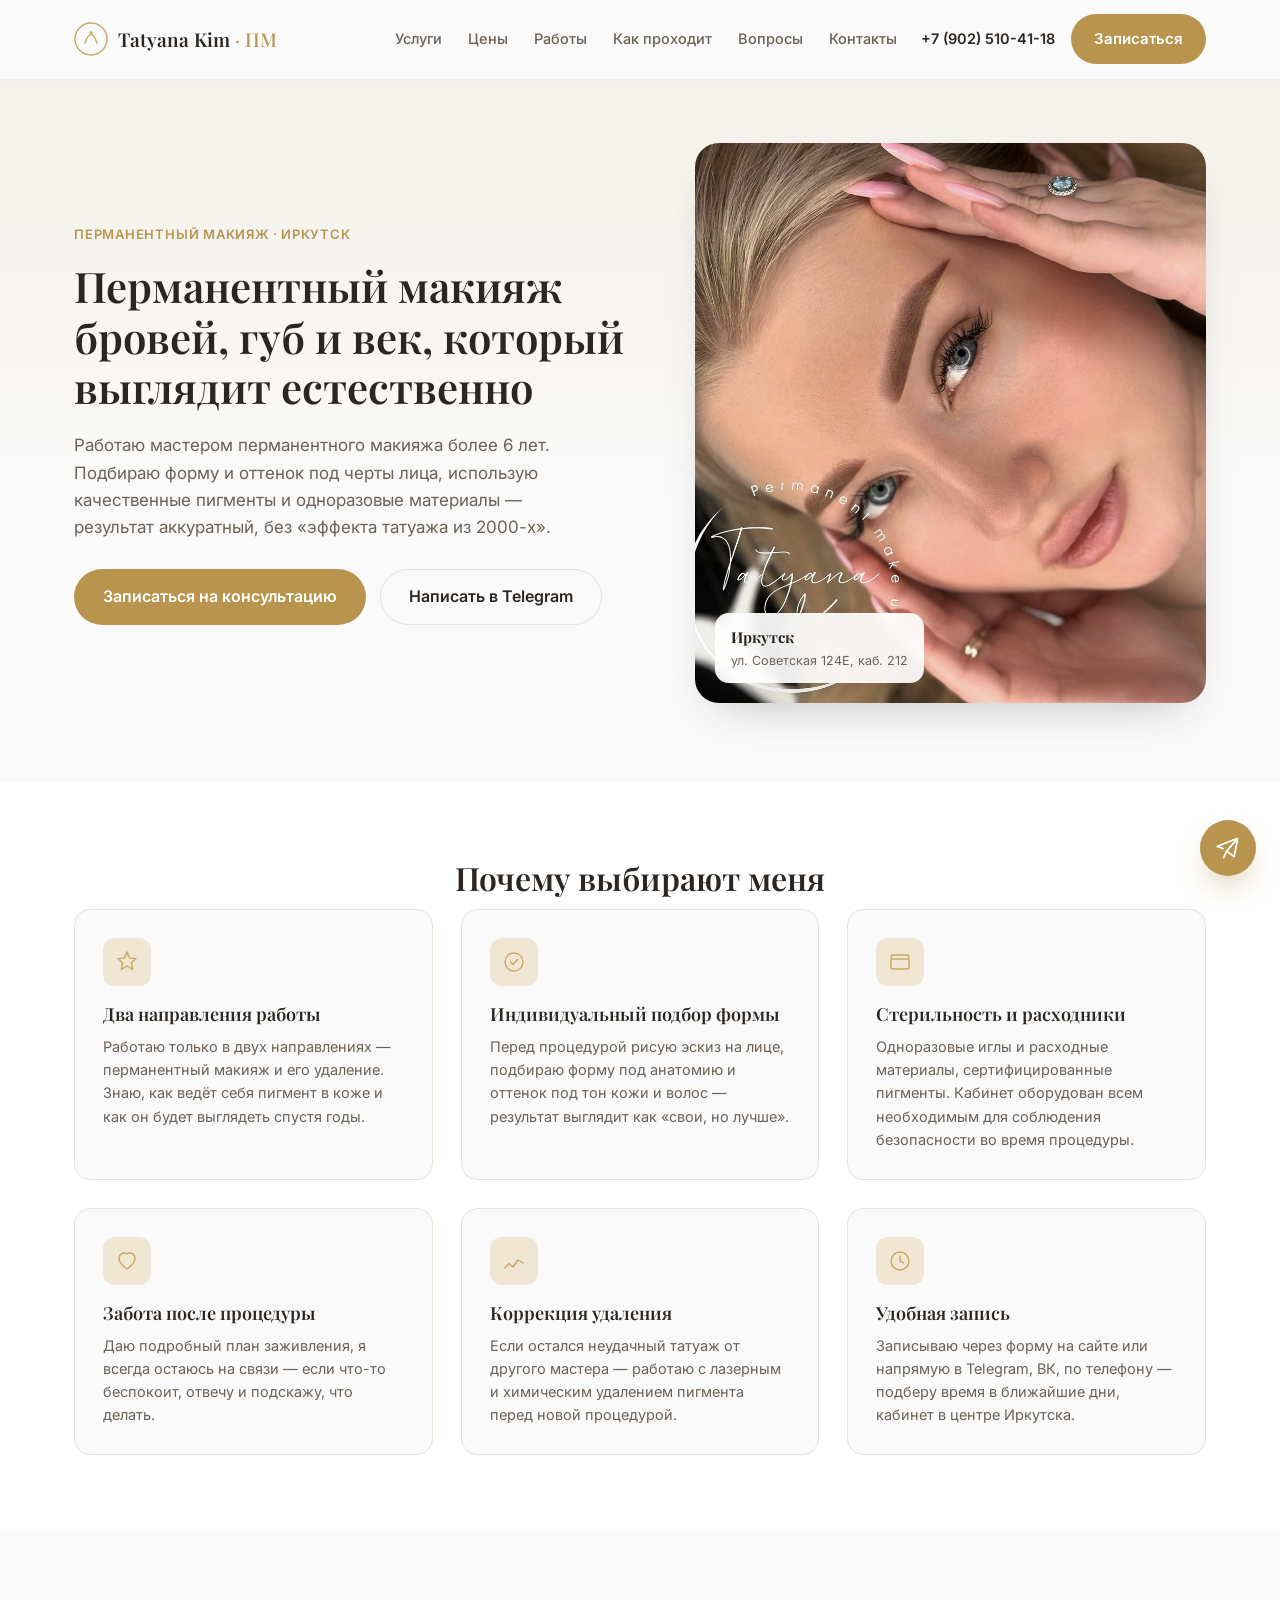
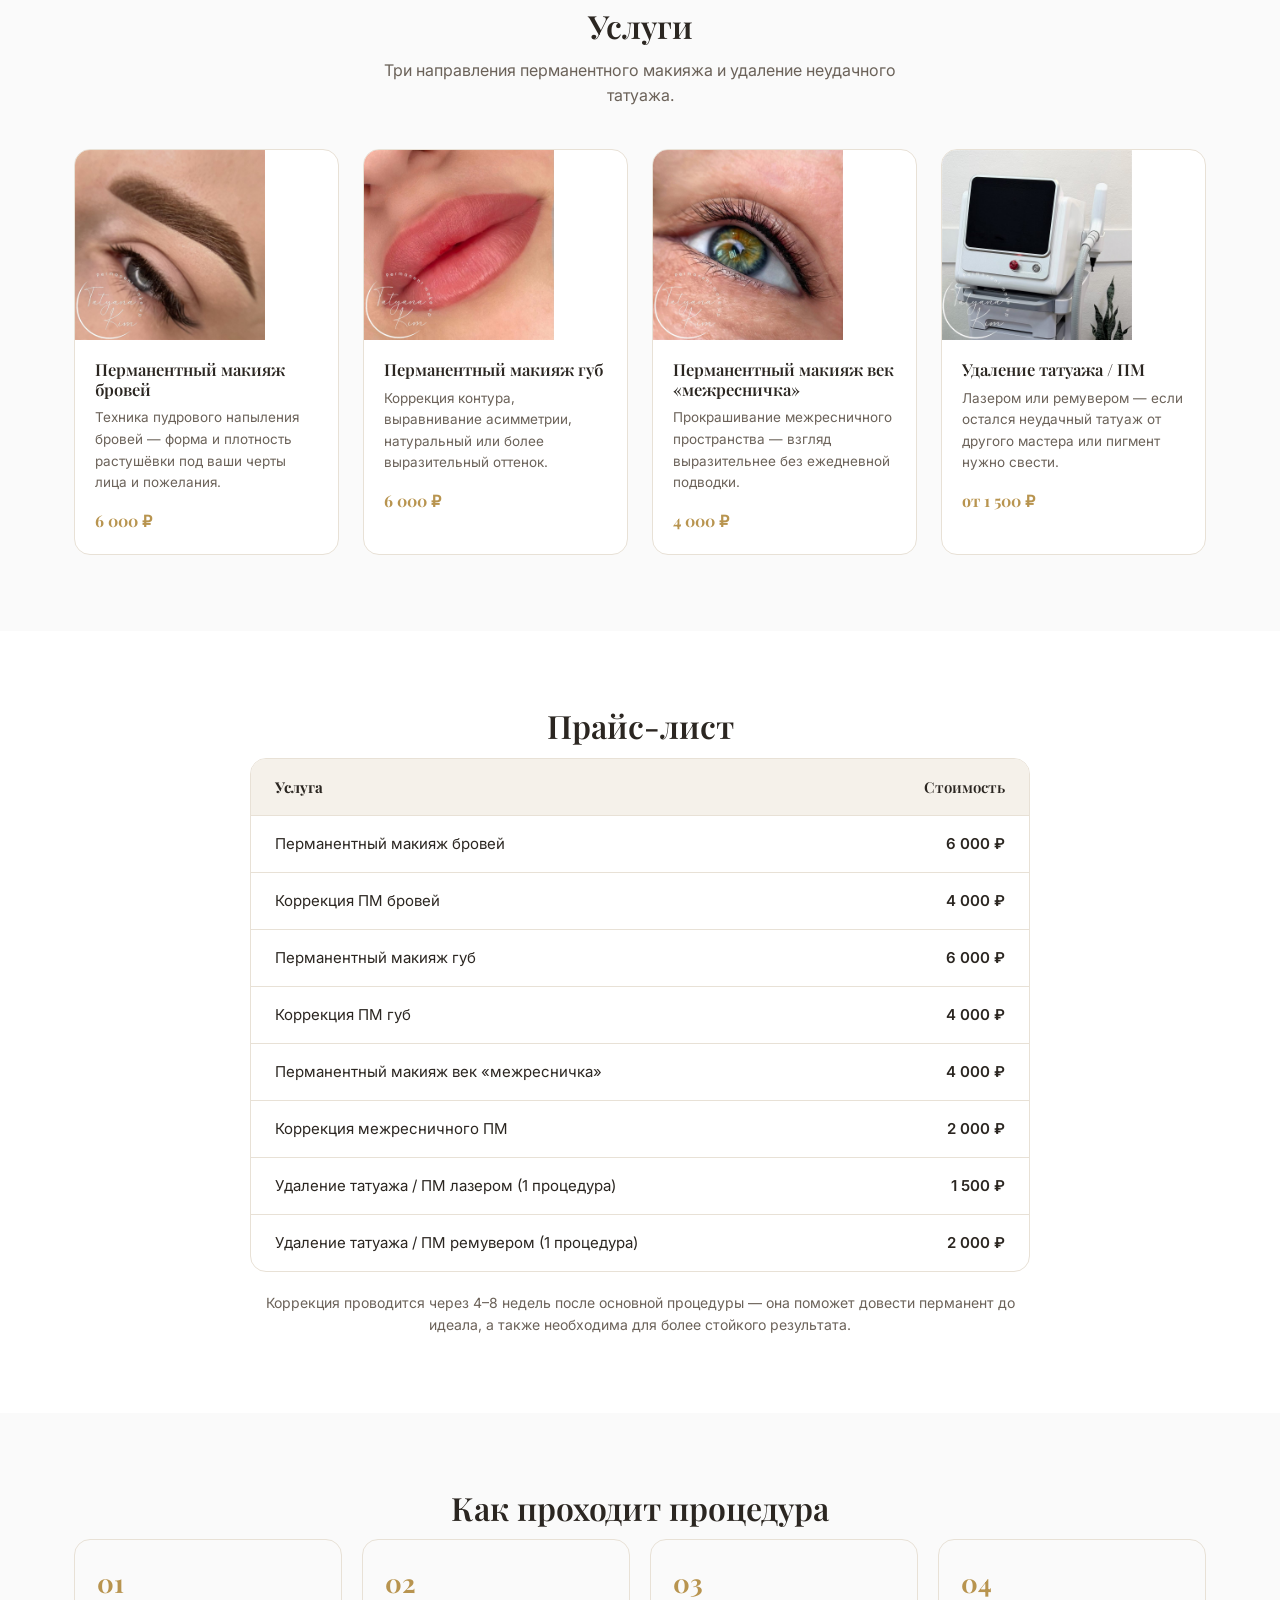
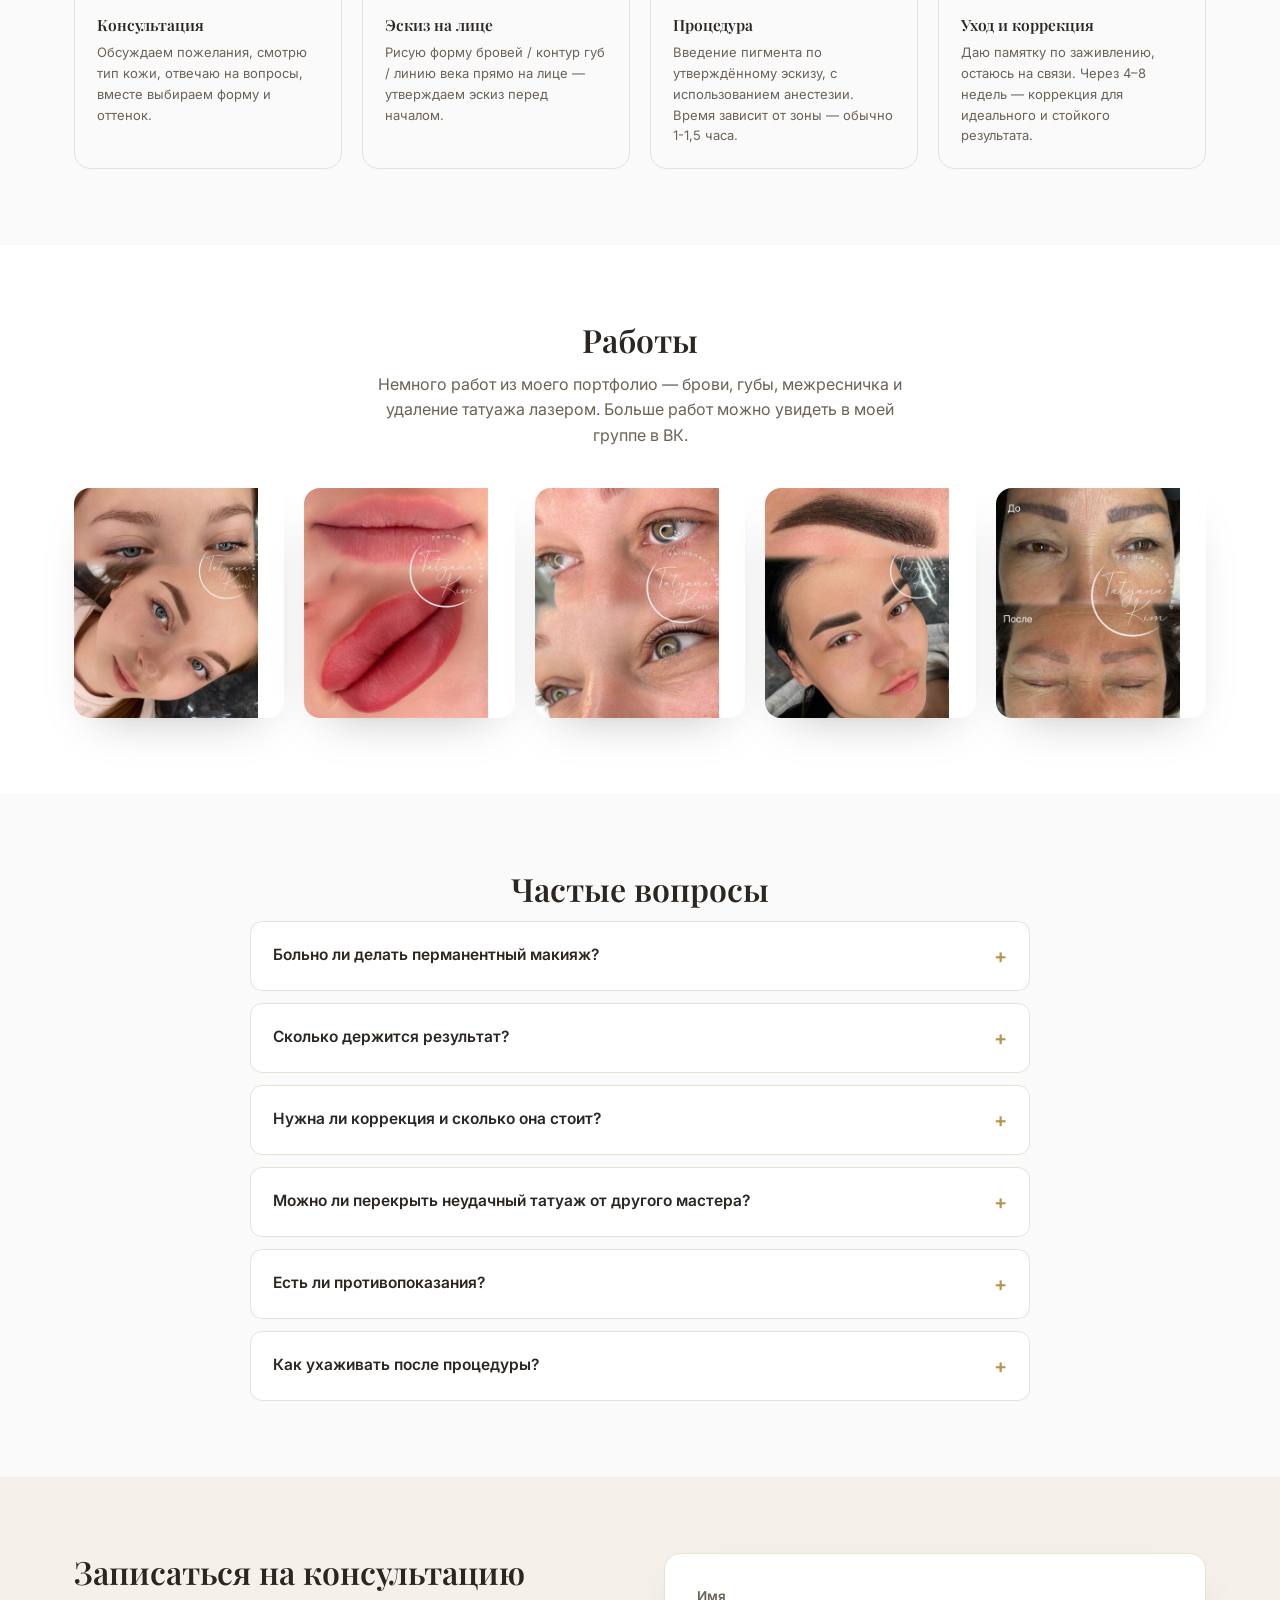
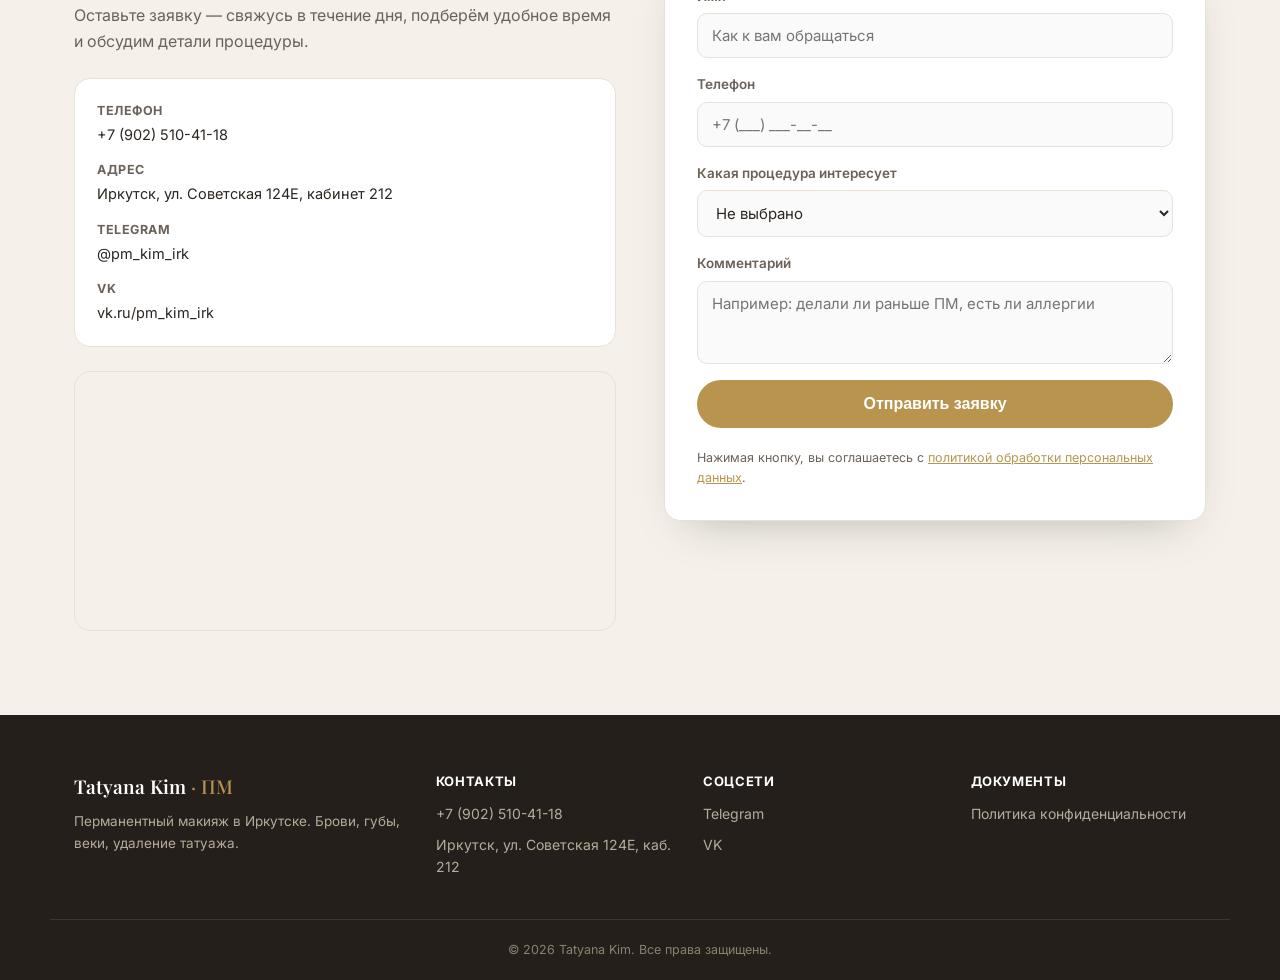
<file: index.html>
<!DOCTYPE html>
<html lang="ru">
<head>
<meta charset="UTF-8">
<meta name="viewport" content="width=device-width, initial-scale=1.0">
<title>Перманентный макияж бровей, губ и век, который выглядит естественно — Tatyana Kim, Иркутск</title>
<meta name="description" content="Перманентный макияж бровей, губ и век в Иркутске. Мастер со стажем более 6 лет. Запись на консультацию.">
<link rel="preconnect" href="https://fonts.googleapis.com">
<link rel="preconnect" href="https://fonts.gstatic.com" crossorigin>
<link href="https://fonts.googleapis.com/css2?family=Playfair+Display:wght@500;600;700&family=Inter:wght@400;500;600;700;800&display=swap" rel="stylesheet">
<link rel="stylesheet" href="styles.css">
</head>
<body>

<header class="header" id="header">
  <div class="container header__inner">
    <a href="#top" class="logo">
      <svg width="34" height="34" viewBox="0 0 34 34" fill="none" xmlns="http://www.w3.org/2000/svg">
        <circle cx="17" cy="17" r="16" stroke="#c9a961" stroke-width="1.4"/>
        <path d="M11 21c1.6-4.8 4.2-8.4 6-8.4s4.4 3.6 6 8.4" stroke="#c9a961" stroke-width="1.4" stroke-linecap="round"/>
        <circle cx="17" cy="10.5" r="1.6" fill="#c9a961"/>
      </svg>
      <span class="logo__text">Tatyana Kim<span class="logo__suffix"> · ПМ</span></span>
    </a>
    <nav class="nav" id="nav">
      <a href="#services">Услуги</a>
      <a href="#prices">Цены</a>
      <a href="#gallery">Работы</a>
      <a href="#process">Как проходит</a>
      <a href="#faq">Вопросы</a>
      <a href="#contacts">Контакты</a>
    </nav>
    <div class="header__actions">
      <a href="tel:+79025104118" class="header__phone">+7 (902) 510-41-18</a>
      <a href="#form" class="btn btn--primary">Записаться</a>
      <button class="burger" id="burger" aria-label="Меню">
        <span></span><span></span><span></span>
      </button>
    </div>
  </div>
</header>

<main id="top">

  <section class="hero">
    <div class="container hero__grid">
      <div class="hero__content">
        <span class="eyebrow">Перманентный макияж · Иркутск</span>
        <h1>Перманентный макияж бровей, губ и век, который выглядит естественно</h1>
        <p class="hero__lead">Работаю мастером перманентного макияжа более 6 лет. Подбираю форму и оттенок под черты лица, использую качественные пигменты и одноразовые материалы — результат аккуратный, без «эффекта татуажа из 2000-х».</p>
        <div class="hero__cta">
          <a href="#form" class="btn btn--primary btn--lg">Записаться на консультацию</a>
          <a href="https://t.me/pm_kim_irk" target="_blank" rel="noopener" class="btn btn--ghost btn--lg">Написать в Telegram</a>
        </div>
      </div>
      <div class="hero__card">
        <img src="img/hero-brows.jpg" alt="Перманентный макияж бровей — работа мастера Tatyana Kim" loading="eager">
        <div class="hero__badge">
          <strong>Иркутск</strong>
          <span>ул. Советская 124Е, каб. 212</span>
        </div>
      </div>
    </div>
  </section>

  <section class="advantages" id="advantages">
    <div class="container">
      <h2 class="section-title">Почему выбирают меня</h2>
      <div class="adv-grid">
        <div class="adv">
          <div class="adv__icon">
            <svg width="26" height="26" viewBox="0 0 26 26" fill="none"><path d="M13 3l2.6 5.9L22 9.6l-4.6 4.3 1.3 6.4L13 17l-5.7 3.3 1.3-6.4L4 9.6l6.4-.7L13 3z" stroke="#c9a961" stroke-width="1.4" stroke-linejoin="round"/></svg>
          </div>
          <h3>Два направления работы</h3>
          <p>Работаю только в двух направлениях — перманентный макияж и его удаление. Знаю, как ведёт себя пигмент в коже и как он будет выглядеть спустя годы.</p>
        </div>
        <div class="adv">
          <div class="adv__icon">
            <svg width="26" height="26" viewBox="0 0 26 26" fill="none"><path d="M13 4c5 0 9 4 9 9s-4 9-9 9-9-4-9-9 4-9 9-9z" stroke="#c9a961" stroke-width="1.4"/><path d="M9.5 13l2.5 2.5 4.5-5" stroke="#c9a961" stroke-width="1.4" stroke-linecap="round" stroke-linejoin="round"/></svg>
          </div>
          <h3>Индивидуальный подбор формы</h3>
          <p>Перед процедурой рисую эскиз на лице, подбираю форму под анатомию и оттенок под тон кожи и волос — результат выглядит как «свои, но лучше».</p>
        </div>
        <div class="adv">
          <div class="adv__icon">
            <svg width="26" height="26" viewBox="0 0 26 26" fill="none"><rect x="4" y="6" width="18" height="14" rx="2" stroke="#c9a961" stroke-width="1.4"/><path d="M4 10h18" stroke="#c9a961" stroke-width="1.4"/></svg>
          </div>
          <h3>Стерильность и расходники</h3>
          <p>Одноразовые иглы и расходные материалы, сертифицированные пигменты. Кабинет оборудован всем необходимым для соблюдения безопасности во время процедуры.</p>
        </div>
        <div class="adv">
          <div class="adv__icon">
            <svg width="26" height="26" viewBox="0 0 26 26" fill="none"><path d="M13 21s-8-5-8-11a5 5 0 0 1 8-4 5 5 0 0 1 8 4c0 6-8 11-8 11z" stroke="#c9a961" stroke-width="1.4" stroke-linejoin="round"/></svg>
          </div>
          <h3>Забота после процедуры</h3>
          <p>Даю подробный план заживления, я всегда остаюсь на связи — если что-то беспокоит, отвечу и подскажу, что делать.</p>
        </div>
        <div class="adv">
          <div class="adv__icon">
            <svg width="26" height="26" viewBox="0 0 26 26" fill="none"><path d="M4 20l4-4.5L12 19l5-7 5 3" stroke="#c9a961" stroke-width="1.4" stroke-linecap="round" stroke-linejoin="round"/></svg>
          </div>
          <h3>Коррекция удаления</h3>
          <p>Если остался неудачный татуаж от другого мастера — работаю с лазерным и химическим удалением пигмента перед новой процедурой.</p>
        </div>
        <div class="adv">
          <div class="adv__icon">
            <svg width="26" height="26" viewBox="0 0 26 26" fill="none"><circle cx="13" cy="13" r="9" stroke="#c9a961" stroke-width="1.4"/><path d="M13 8v5l3.5 2" stroke="#c9a961" stroke-width="1.4" stroke-linecap="round"/></svg>
          </div>
          <h3>Удобная запись</h3>
          <p>Записываю через форму на сайте или напрямую в Telegram, ВК, по телефону — подберу время в ближайшие дни, кабинет в центре Иркутска.</p>
        </div>
      </div>
    </div>
  </section>

  <section class="services" id="services">
    <div class="container">
      <h2 class="section-title">Услуги</h2>
      <p class="section-sub">Три направления перманентного макияжа и удаление неудачного татуажа.</p>
      <div class="service-grid">
        <div class="service">
          <img src="img/service-brows.jpg" alt="Перманентный макияж бровей" loading="lazy">
          <div class="service__body">
            <h3>Перманентный макияж бровей</h3>
            <p>Техника пудрового напыления бровей — форма и плотность растушёвки под ваши черты лица и пожелания.</p>
            <span class="service__price">6 000 ₽</span>
          </div>
        </div>
        <div class="service">
          <img src="img/service-lips.jpg" alt="Перманентный макияж губ" loading="lazy">
          <div class="service__body">
            <h3>Перманентный макияж губ</h3>
            <p>Коррекция контура, выравнивание асимметрии, натуральный или более выразительный оттенок.</p>
            <span class="service__price">6 000 ₽</span>
          </div>
        </div>
        <div class="service">
          <img src="img/service-eyes.jpg" alt="Перманентный макияж век межресничка" loading="lazy">
          <div class="service__body">
            <h3>Перманентный макияж век «межресничка»</h3>
            <p>Прокрашивание межресничного пространства — взгляд выразительнее без ежедневной подводки.</p>
            <span class="service__price">4 000 ₽</span>
          </div>
        </div>
        <div class="service">
          <img src="img/service-removal.jpg" alt="Удаление татуажа и перманентного макияжа" loading="lazy">
          <div class="service__body">
            <h3>Удаление татуажа / ПМ</h3>
            <p>Лазером или ремувером — если остался неудачный татуаж от другого мастера или пигмент нужно свести.</p>
            <span class="service__price">от 1 500 ₽</span>
          </div>
        </div>
      </div>
    </div>
  </section>

  <section class="prices" id="prices">
    <div class="container">
      <h2 class="section-title">Прайс-лист</h2>
      <div class="price-table">
        <div class="price-row price-row--head">
          <span>Услуга</span>
          <span>Стоимость</span>
        </div>
        <div class="price-row">
          <span>Перманентный макияж бровей</span>
          <span>6 000 ₽</span>
        </div>
        <div class="price-row">
          <span>Коррекция ПМ бровей</span>
          <span>4 000 ₽</span>
        </div>
        <div class="price-row">
          <span>Перманентный макияж губ</span>
          <span>6 000 ₽</span>
        </div>
        <div class="price-row">
          <span>Коррекция ПМ губ</span>
          <span>4 000 ₽</span>
        </div>
        <div class="price-row">
          <span>Перманентный макияж век «межресничка»</span>
          <span>4 000 ₽</span>
        </div>
        <div class="price-row">
          <span>Коррекция межресничного ПМ</span>
          <span>2 000 ₽</span>
        </div>
        <div class="price-row">
          <span>Удаление татуажа / ПМ лазером (1 процедура)</span>
          <span>1 500 ₽</span>
        </div>
        <div class="price-row">
          <span>Удаление татуажа / ПМ ремувером (1 процедура)</span>
          <span>2 000 ₽</span>
        </div>
      </div>
      <p class="price-note">Коррекция проводится через 4–8 недель после основной процедуры — она поможет довести перманент до идеала, а также необходима для более стойкого результата.</p>
    </div>
  </section>

  <section class="process" id="process">
    <div class="container">
      <h2 class="section-title">Как проходит процедура</h2>
      <div class="process-grid">
        <div class="step">
          <span class="step__num">01</span>
          <h3>Консультация</h3>
          <p>Обсуждаем пожелания, смотрю тип кожи, отвечаю на вопросы, вместе выбираем форму и оттенок.</p>
        </div>
        <div class="step">
          <span class="step__num">02</span>
          <h3>Эскиз на лице</h3>
          <p>Рисую форму бровей / контур губ / линию века прямо на лице — утверждаем эскиз перед началом.</p>
        </div>
        <div class="step">
          <span class="step__num">03</span>
          <h3>Процедура</h3>
          <p>Введение пигмента по утверждённому эскизу, с использованием анестезии. Время зависит от зоны — обычно 1-1,5 часа.</p>
        </div>
        <div class="step">
          <span class="step__num">04</span>
          <h3>Уход и коррекция</h3>
          <p>Даю памятку по заживлению, остаюсь на связи. Через 4–8 недель — коррекция для идеального и стойкого результата.</p>
        </div>
      </div>
    </div>
  </section>

  <section class="gallery" id="gallery">
    <div class="container">
      <h2 class="section-title">Работы</h2>
      <p class="section-sub">Немного работ из моего портфолио — брови, губы, межресничка и удаление татуажа лазером. Больше работ можно увидеть в моей группе в <a href="https://vk.ru/pm_kim_irk" target="_blank" rel="noopener">ВК</a>.</p>
      <div class="gallery-grid">
        <div class="gallery-item"><img src="img/gallery-1.jpg" alt="Работа: перманентный макияж бровей" loading="lazy"></div>
        <div class="gallery-item"><img src="img/gallery-2.jpg" alt="Работа: перманентный макияж губ, до и после" loading="lazy"></div>
        <div class="gallery-item"><img src="img/gallery-3.jpg" alt="Работа: перманентный макияж бровей и век" loading="lazy"></div>
        <div class="gallery-item"><img src="img/gallery-4.jpg" alt="Работа: перманентный макияж бровей" loading="lazy"></div>
        <div class="gallery-item"><img src="img/gallery-5.jpg" alt="Работа: перманентный макияж бровей, до и после" loading="lazy"></div>
      </div>
    </div>
  </section>

  <section class="faq" id="faq">
    <div class="container">
      <h2 class="section-title">Частые вопросы</h2>
      <div class="faq__list">
        <details class="faq__item">
          <summary>Больно ли делать перманентный макияж?</summary>
          <p>Во время процедуры наношу анестезирующее средство, дискомфорт минимальный. Ощущения от лёгкого покалывания до полного отсутствия каких-либо болевых ощущений.</p>
        </details>
        <details class="faq__item">
          <summary>Сколько держится результат?</summary>
          <p>В среднем 1,5–3 года в зависимости от типа кожи, вида пигмента, ухода и зоны ПМ.</p>
        </details>
        <details class="faq__item">
          <summary>Нужна ли коррекция и сколько она стоит?</summary>
          <p>Да, коррекция через месяц-полтора — это часть процедуры, а не отдельная работа с нуля. Стоимость коррекции ниже основной процедуры, см. прайс-лист.</p>
        </details>
        <details class="faq__item">
          <summary>Можно ли перекрыть неудачный татуаж от другого мастера?</summary>
          <p>Часто сначала необходимо свести старый пигмент — лазером или ремувером. После этого можно делать новый перманентный макияж.</p>
        </details>
        <details class="faq__item">
          <summary>Есть ли противопоказания?</summary>
          <p>Беременность и кормление, склонность к келоидным рубцам, острые воспаления кожи в зоне работы, приём антикоагулянтов. Полный список уточню на консультации.</p>
        </details>
        <details class="faq__item">
          <summary>Как ухаживать после процедуры?</summary>
          <p>Выдаю подробную памятку: чем обрабатывать, что нельзя делать первые дни (баня, бассейн, солнце), и остаюсь на связи на весь период заживления.</p>
        </details>
      </div>
    </div>
  </section>

  <section class="form-section" id="form">
    <div class="container form-grid">
      <div class="form-info">
        <h2 class="section-title">Записаться на консультацию</h2>
        <p>Оставьте заявку — свяжусь в течение дня, подберём удобное время и обсудим детали процедуры.</p>
        <div class="contact-card">
          <div class="contact-card__row">
            <strong>Телефон</strong>
            <a href="tel:+79025104118">+7 (902) 510-41-18</a>
          </div>
          <div class="contact-card__row">
            <strong>Адрес</strong>
            <span>Иркутск, ул. Советская 124Е, кабинет 212</span>
          </div>
          <div class="contact-card__row">
            <strong>Telegram</strong>
            <a href="https://t.me/pm_kim_irk" target="_blank" rel="noopener">@pm_kim_irk</a>
          </div>
          <div class="contact-card__row">
            <strong>VK</strong>
            <a href="https://vk.ru/pm_kim_irk" target="_blank" rel="noopener">vk.ru/pm_kim_irk</a>
          </div>
        </div>
        <iframe class="map" src="https://yandex.ru/map-widget/v1/?ll=104.320626%2C52.279026&z=16&pt=104.320626,52.279026,pm2rdl" width="100%" height="260" frameborder="0"></iframe>
      </div>
      <form class="form" id="leadForm">
        <input type="text" name="_gotcha" style="display:none" tabindex="-1" autocomplete="off">
        <label>
          <span>Имя</span>
          <input type="text" name="name" placeholder="Как к вам обращаться" required>
        </label>
        <label>
          <span>Телефон</span>
          <input type="tel" name="phone" placeholder="+7 (___) ___-__-__" required>
        </label>
        <label>
          <span>Какая процедура интересует</span>
          <select name="service">
            <option value="">Не выбрано</option>
            <option value="Брови">Перманентный макияж бровей</option>
            <option value="Губы">Перманентный макияж губ</option>
            <option value="Веки">Перманентный макияж век «межресничка»</option>
            <option value="Удаление">Удаление татуажа / ПМ</option>
            <option value="Коррекция">Коррекция</option>
          </select>
        </label>
        <label>
          <span>Комментарий</span>
          <textarea name="comment" rows="3" placeholder="Например: делали ли раньше ПМ, есть ли аллергии"></textarea>
        </label>
        <button type="submit" class="btn btn--primary btn--lg">Отправить заявку</button>
        <p class="form__note">Нажимая кнопку, вы соглашаетесь с <a href="privacy.html">политикой обработки персональных данных</a>.</p>
      </form>
    </div>
  </section>

</main>

<footer class="footer" id="contacts">
  <div class="container footer__inner">
    <div class="footer__brand">
      <span class="logo__text">Tatyana Kim <span class="logo__suffix">· ПМ</span></span>
      <p>Перманентный макияж в Иркутске. Брови, губы, веки, удаление татуажа.</p>
    </div>
    <div class="footer__col">
      <strong>Контакты</strong>
      <a href="tel:+79025104118">+7 (902) 510-41-18</a>
      <span>Иркутск, ул. Советская 124Е, каб. 212</span>
    </div>
    <div class="footer__col">
      <strong>Соцсети</strong>
      <a href="https://t.me/pm_kim_irk" target="_blank" rel="noopener">Telegram</a>
      <a href="https://vk.ru/pm_kim_irk" target="_blank" rel="noopener">VK</a>
    </div>
    <div class="footer__col">
      <strong>Документы</strong>
      <a href="privacy.html">Политика конфиденциальности</a>
    </div>
  </div>
  <div class="container footer__bottom">
    <span>© <span id="year"></span> Tatyana Kim. Все права защищены.</span>
  </div>
</footer>

<a href="https://t.me/pm_kim_irk" target="_blank" rel="noopener" class="fab" aria-label="Написать в Telegram">
  <svg width="26" height="26" viewBox="0 0 24 24" fill="none"><path d="M21 3L2 10.5l6 2.2M21 3l-3.3 17-7-5.2M21 3L10.7 14.9m0 0L8 21l2.7-6.1" stroke="#fff" stroke-width="1.6" stroke-linejoin="round"/></svg>
</a>

<script src="script.js"></script>
</body>
</html>
</file>
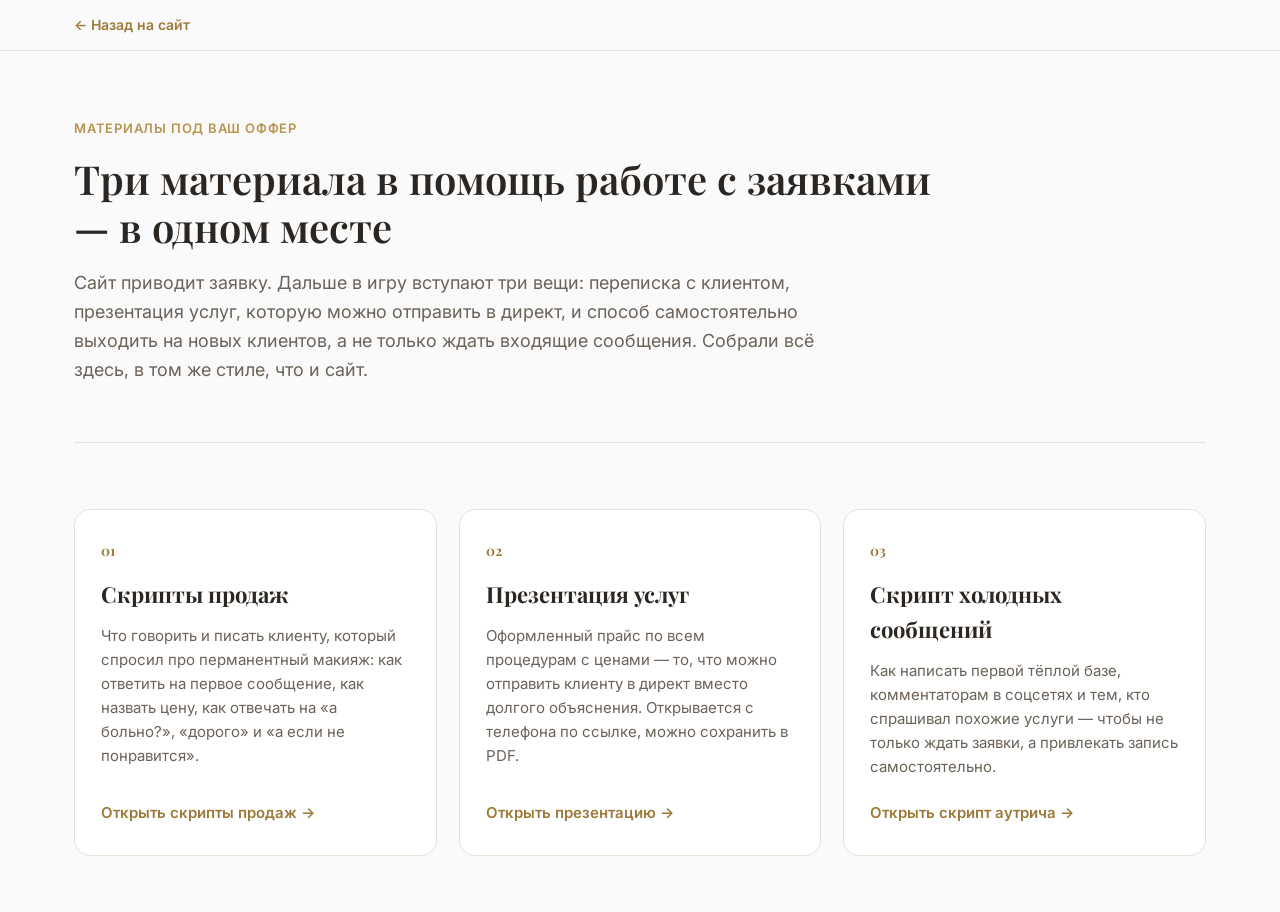
<file: materials.html>
<!DOCTYPE html>
<html lang="ru">
<head>
<meta charset="UTF-8">
<meta name="viewport" content="width=device-width, initial-scale=1.0">
<title>Материалы для работы с заявками — Tatyana Kim</title>
<meta name="description" content="Скрипты продаж, продающая презентация и скрипт холодных сообщений — три материала для работы с заявками на перманентный макияж.">
<meta name="robots" content="noindex">
<link rel="preconnect" href="https://fonts.googleapis.com">
<link rel="preconnect" href="https://fonts.gstatic.com" crossorigin>
<link href="https://fonts.googleapis.com/css2?family=Playfair+Display:wght@500;600;700;800&family=Inter:wght@400;500;600;700;800&display=swap" rel="stylesheet">
<link rel="stylesheet" href="styles.css">
<link rel="stylesheet" href="materials.css">
</head>
<body>

<div class="doc-bar">
  <div class="doc-bar__inner">
    <a href="index.html" class="doc-bar__back">← <span>Назад на сайт</span></a>
  </div>
</div>

<div class="container">

  <section class="doc-hero">
    <p class="eyebrow">Материалы под ваш оффер</p>
    <h1>Три материала в помощь работе с заявками — в одном месте</h1>
    <p class="doc-hero__lead">Сайт приводит заявку. Дальше в игру вступают три вещи: переписка с клиентом, презентация услуг, которую можно отправить в директ, и способ самостоятельно выходить на новых клиентов, а не только ждать входящие сообщения. Собрали всё здесь, в том же стиле, что и сайт.</p>
  </section>

  <section class="doc-section">
    <div class="hub-grid">

      <div class="hub-card">
        <span class="hub-card__num">01</span>
        <p class="hub-card__title">Скрипты продаж</p>
        <p class="hub-card__lead">Что говорить и писать клиенту, который спросил про перманентный макияж: как ответить на первое сообщение, как назвать цену, как отвечать на «а больно?», «дорого» и «а если не понравится».</p>
        <a href="scripts.html" class="hub-card__link">Открыть скрипты продаж →</a>
      </div>

      <div class="hub-card">
        <span class="hub-card__num">02</span>
        <p class="hub-card__title">Презентация услуг</p>
        <p class="hub-card__lead">Оформленный прайс по всем процедурам с ценами — то, что можно отправить клиенту в директ вместо долгого объяснения. Открывается с телефона по ссылке, можно сохранить в PDF.</p>
        <a href="presentation.html" class="hub-card__link">Открыть презентацию →</a>
      </div>

      <div class="hub-card">
        <span class="hub-card__num">03</span>
        <p class="hub-card__title">Скрипт холодных сообщений</p>
        <p class="hub-card__lead">Как написать первой тёплой базе, комментаторам в соцсетях и тем, кто спрашивал похожие услуги — чтобы не только ждать заявки, а привлекать запись самостоятельно.</p>
        <a href="outreach.html" class="hub-card__link">Открыть скрипт аутрича →</a>
      </div>

    </div>
  </section>

</div>

</body>
</html>
</file>
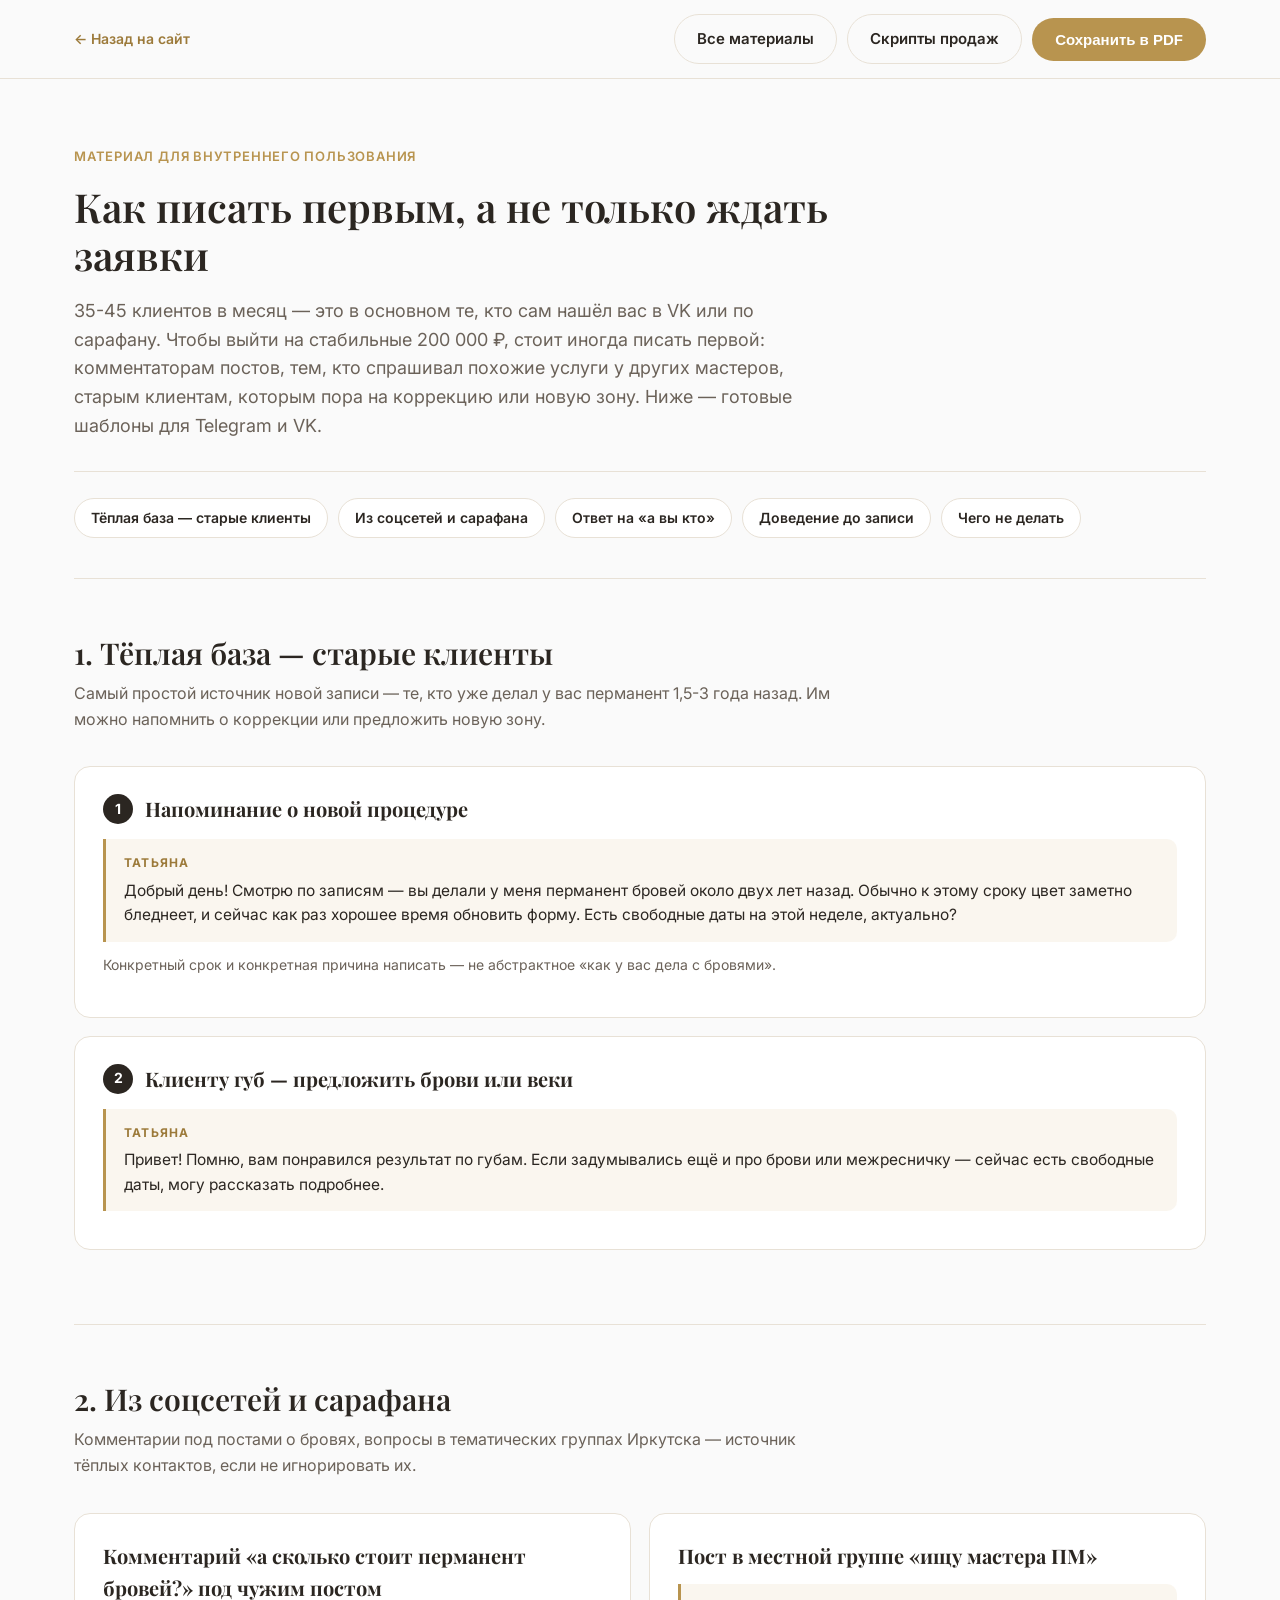
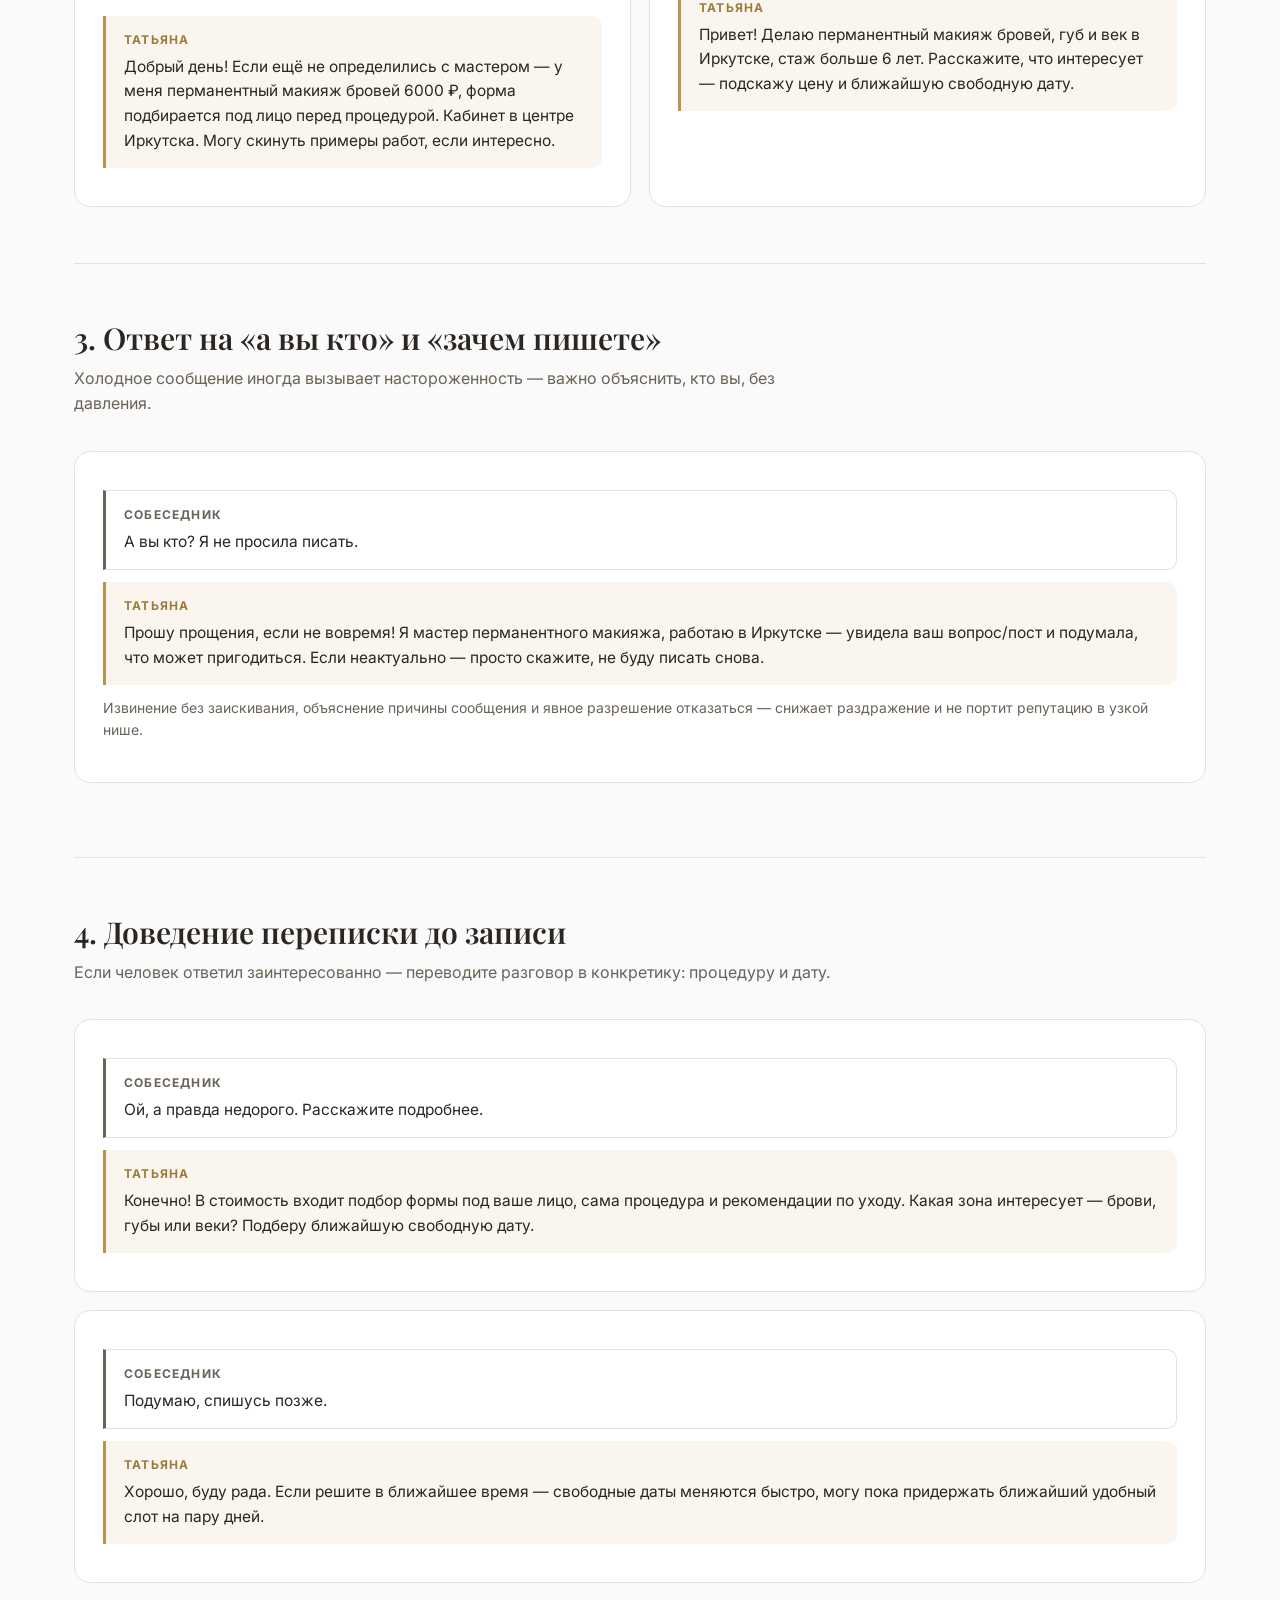
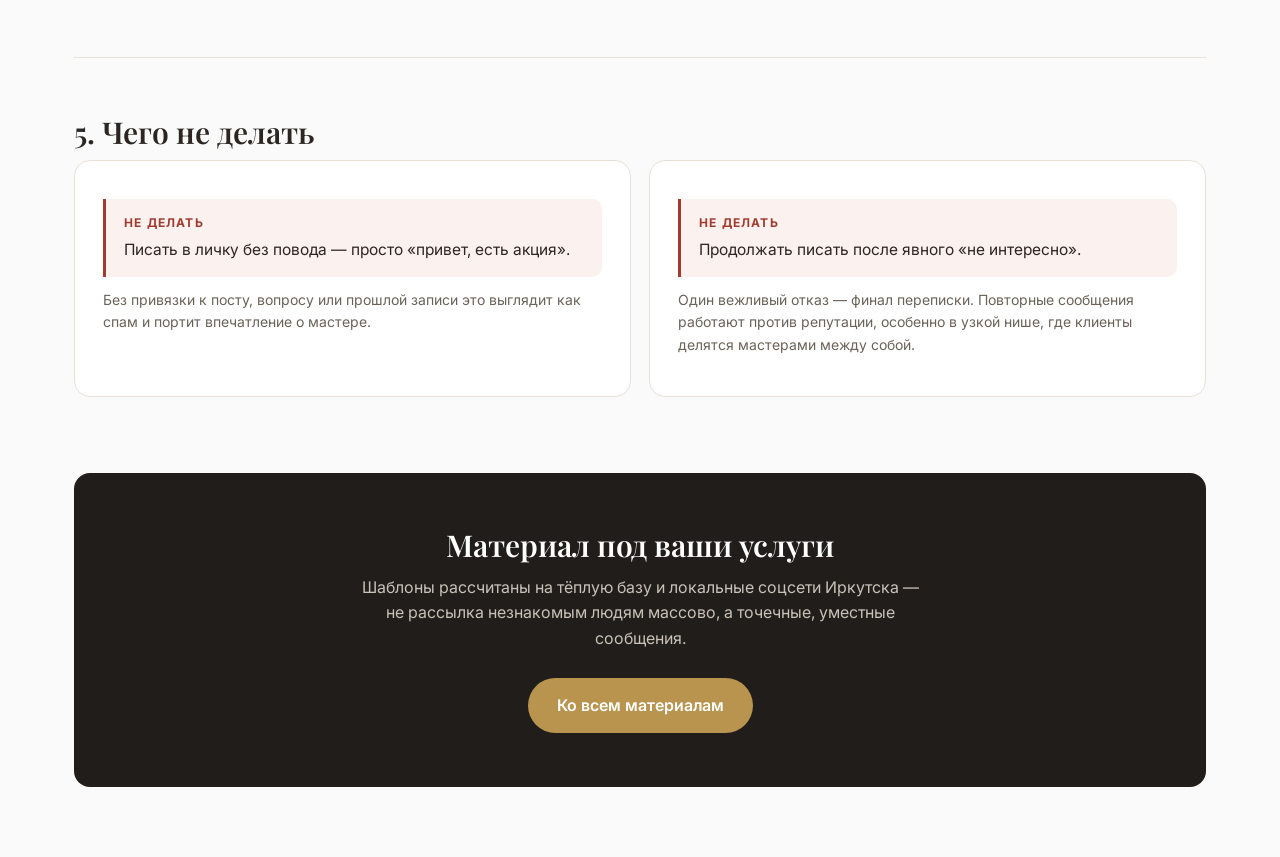
<file: outreach.html>
<!DOCTYPE html>
<html lang="ru">
<head>
<meta charset="UTF-8">
<meta name="viewport" content="width=device-width, initial-scale=1.0">
<title>Скрипт холодных сообщений — Tatyana Kim</title>
<meta name="description" content="Как первым писать потенциальным клиентам в Иркутске, чтобы не только ждать заявки с сайта, а привлекать запись на перманентный макияж самостоятельно.">
<meta name="robots" content="noindex">
<link rel="preconnect" href="https://fonts.googleapis.com">
<link rel="preconnect" href="https://fonts.gstatic.com" crossorigin>
<link href="https://fonts.googleapis.com/css2?family=Playfair+Display:wght@500;600;700;800&family=Inter:wght@400;500;600;700;800&display=swap" rel="stylesheet">
<link rel="stylesheet" href="styles.css">
<link rel="stylesheet" href="materials.css">
</head>
<body>

<div class="doc-bar">
  <div class="doc-bar__inner">
    <a href="index.html" class="doc-bar__back">← <span>Назад на сайт</span></a>
    <div class="doc-bar__actions">
      <a href="materials.html" class="btn btn--ghost">Все материалы</a>
      <a href="scripts.html" class="btn btn--ghost">Скрипты продаж</a>
      <button class="btn btn--primary" onclick="window.print()">Сохранить в PDF</button>
    </div>
  </div>
</div>

<div class="container">

  <section class="doc-hero">
    <p class="eyebrow">Материал для внутреннего пользования</p>
    <h1>Как писать первым, а не только ждать заявки</h1>
    <p class="doc-hero__lead">35-45 клиентов в месяц — это в основном те, кто сам нашёл вас в VK или по сарафану. Чтобы выйти на стабильные 200 000 ₽, стоит иногда писать первой: комментаторам постов, тем, кто спрашивал похожие услуги у других мастеров, старым клиентам, которым пора на коррекцию или новую зону. Ниже — готовые шаблоны для Telegram и VK.</p>
    <nav class="toc">
      <a href="#warm">Тёплая база — старые клиенты</a>
      <a href="#social">Из соцсетей и сарафана</a>
      <a href="#reply">Ответ на «а вы кто»</a>
      <a href="#followup">Доведение до записи</a>
      <a href="#stop">Чего не делать</a>
    </nav>
  </section>

  <section class="doc-section" id="warm">
    <h2>1. Тёплая база — старые клиенты</h2>
    <p class="doc-section__lead">Самый простой источник новой записи — те, кто уже делал у вас перманент 1,5-3 года назад. Им можно напомнить о коррекции или предложить новую зону.</p>

    <div class="card">
      <div class="card__head"><span class="card__step">1</span><p class="card__title">Напоминание о новой процедуре</p></div>
      <div class="say">
        <span class="say__who">Татьяна</span>
        Добрый день! Смотрю по записям — вы делали у меня перманент бровей около двух лет назад. Обычно к этому сроку цвет заметно бледнеет, и сейчас как раз хорошее время обновить форму. Есть свободные даты на этой неделе, актуально?
      </div>
      <p class="card__note">Конкретный срок и конкретная причина написать — не абстрактное «как у вас дела с бровями».</p>
    </div>

    <div class="card">
      <div class="card__head"><span class="card__step">2</span><p class="card__title">Клиенту губ — предложить брови или веки</p></div>
      <div class="say">
        <span class="say__who">Татьяна</span>
        Привет! Помню, вам понравился результат по губам. Если задумывались ещё и про брови или межресничку — сейчас есть свободные даты, могу рассказать подробнее.
      </div>
    </div>
  </section>

  <section class="doc-section" id="social">
    <h2>2. Из соцсетей и сарафана</h2>
    <p class="doc-section__lead">Комментарии под постами о бровях, вопросы в тематических группах Иркутска — источник тёплых контактов, если не игнорировать их.</p>

    <div class="grid-2">
      <div class="card">
        <p class="card__title">Комментарий «а сколько стоит перманент бровей?» под чужим постом</p>
        <div class="say">
          <span class="say__who">Татьяна</span>
          Добрый день! Если ещё не определились с мастером — у меня перманентный макияж бровей 6000 ₽, форма подбирается под лицо перед процедурой. Кабинет в центре Иркутска. Могу скинуть примеры работ, если интересно.
        </div>
      </div>
      <div class="card">
        <p class="card__title">Пост в местной группе «ищу мастера ПМ»</p>
        <div class="say">
          <span class="say__who">Татьяна</span>
          Привет! Делаю перманентный макияж бровей, губ и век в Иркутске, стаж больше 6 лет. Расскажите, что интересует — подскажу цену и ближайшую свободную дату.
        </div>
      </div>
    </div>
  </section>

  <section class="doc-section" id="reply">
    <h2>3. Ответ на «а вы кто» и «зачем пишете»</h2>
    <p class="doc-section__lead">Холодное сообщение иногда вызывает настороженность — важно объяснить, кто вы, без давления.</p>

    <div class="card">
      <div class="say say--client"><span class="say__who">Собеседник</span>А вы кто? Я не просила писать.</div>
      <div class="say">
        <span class="say__who">Татьяна</span>
        Прошу прощения, если не вовремя! Я мастер перманентного макияжа, работаю в Иркутске — увидела ваш вопрос/пост и подумала, что может пригодиться. Если неактуально — просто скажите, не буду писать снова.
      </div>
      <p class="card__note">Извинение без заискивания, объяснение причины сообщения и явное разрешение отказаться — снижает раздражение и не портит репутацию в узкой нише.</p>
    </div>
  </section>

  <section class="doc-section" id="followup">
    <h2>4. Доведение переписки до записи</h2>
    <p class="doc-section__lead">Если человек ответил заинтересованно — переводите разговор в конкретику: процедуру и дату.</p>

    <div class="card">
      <div class="say say--client"><span class="say__who">Собеседник</span>Ой, а правда недорого. Расскажите подробнее.</div>
      <div class="say">
        <span class="say__who">Татьяна</span>
        Конечно! В стоимость входит подбор формы под ваше лицо, сама процедура и рекомендации по уходу. Какая зона интересует — брови, губы или веки? Подберу ближайшую свободную дату.
      </div>
    </div>

    <div class="card">
      <div class="say say--client"><span class="say__who">Собеседник</span>Подумаю, спишусь позже.</div>
      <div class="say">
        <span class="say__who">Татьяна</span>
        Хорошо, буду рада. Если решите в ближайшее время — свободные даты меняются быстро, могу пока придержать ближайший удобный слот на пару дней.
      </div>
    </div>
  </section>

  <section class="doc-section" id="stop">
    <h2>5. Чего не делать</h2>
    <div class="grid-2">
      <div class="card">
        <div class="say say--stop"><span class="say__who">Не делать</span>Писать в личку без повода — просто «привет, есть акция».</div>
        <p class="card__note">Без привязки к посту, вопросу или прошлой записи это выглядит как спам и портит впечатление о мастере.</p>
      </div>
      <div class="card">
        <div class="say say--stop"><span class="say__who">Не делать</span>Продолжать писать после явного «не интересно».</div>
        <p class="card__note">Один вежливый отказ — финал переписки. Повторные сообщения работают против репутации, особенно в узкой нише, где клиенты делятся мастерами между собой.</p>
      </div>
    </div>
  </section>

  <div class="cta-final">
    <h2>Материал под ваши услуги</h2>
    <p>Шаблоны рассчитаны на тёплую базу и локальные соцсети Иркутска — не рассылка незнакомым людям массово, а точечные, уместные сообщения.</p>
    <a href="materials.html" class="btn btn--primary btn--lg">Ко всем материалам</a>
  </div>

</div>

</body>
</html>
</file>
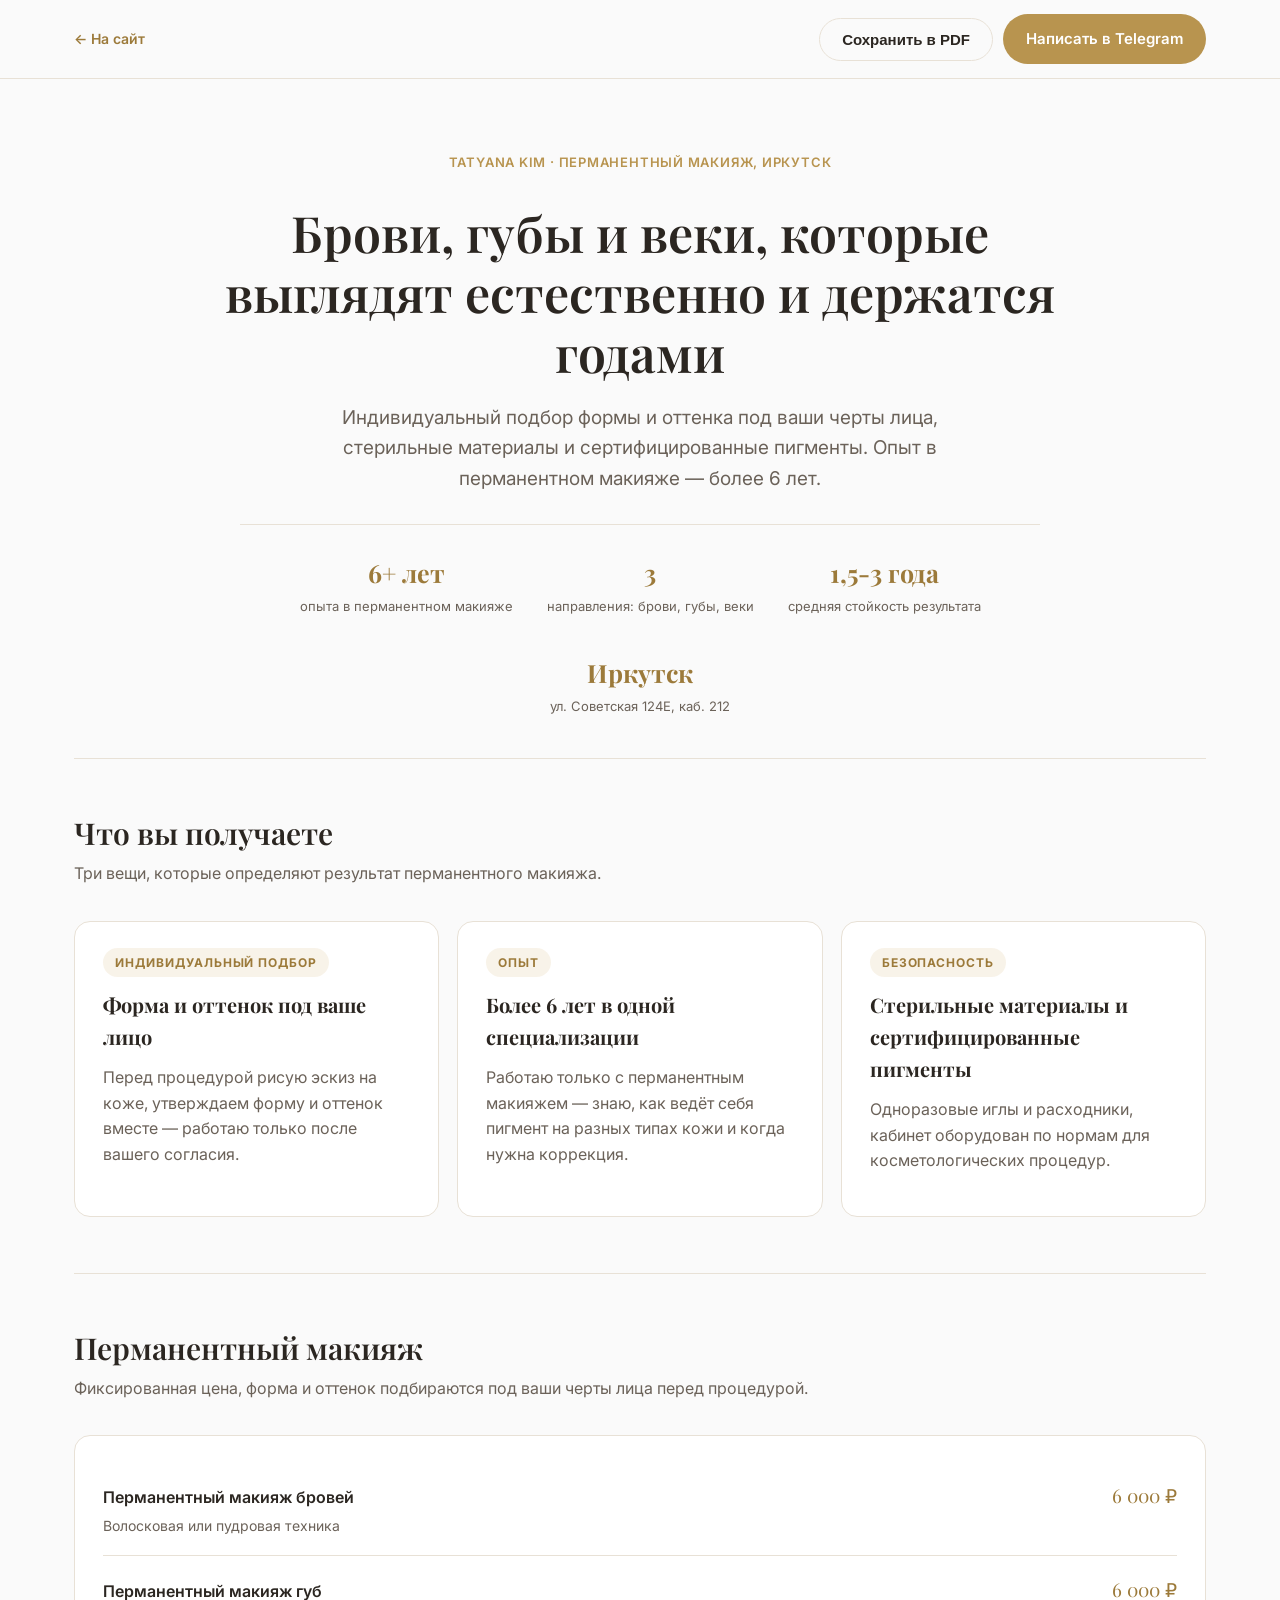
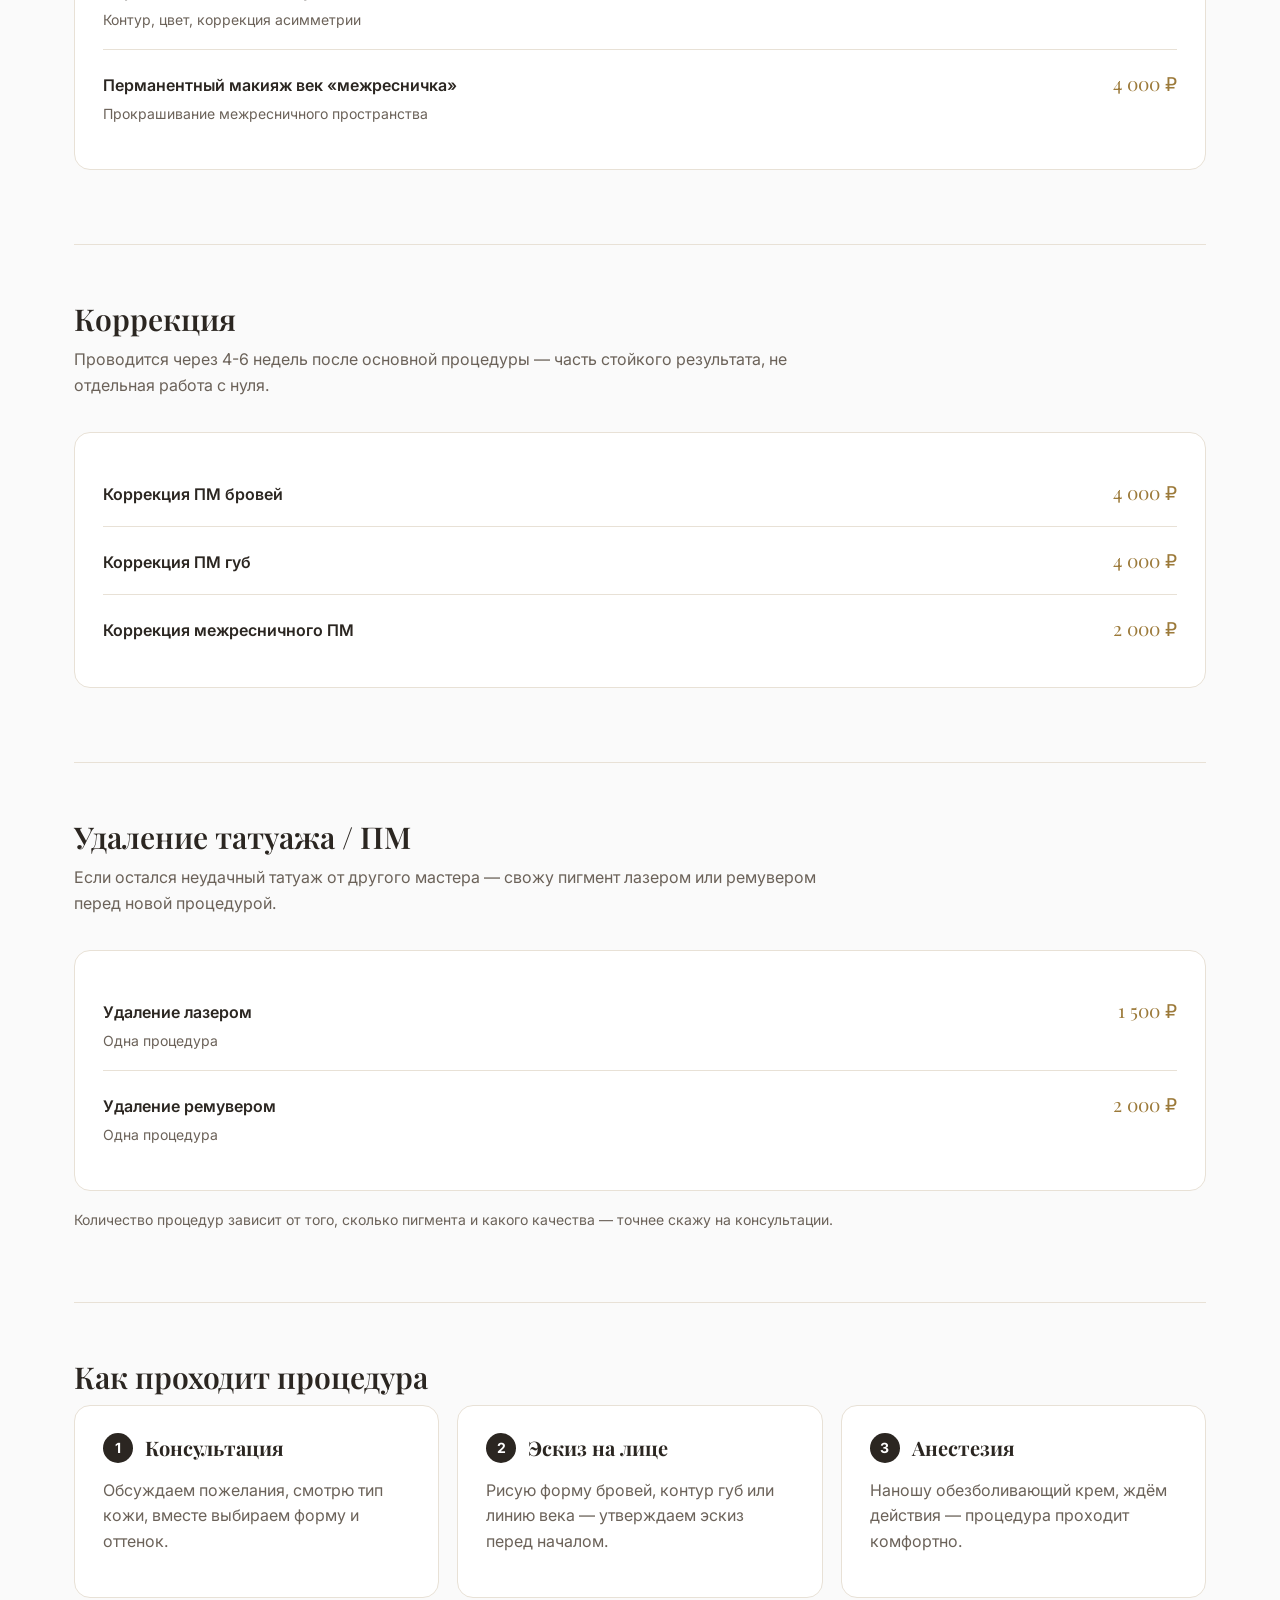
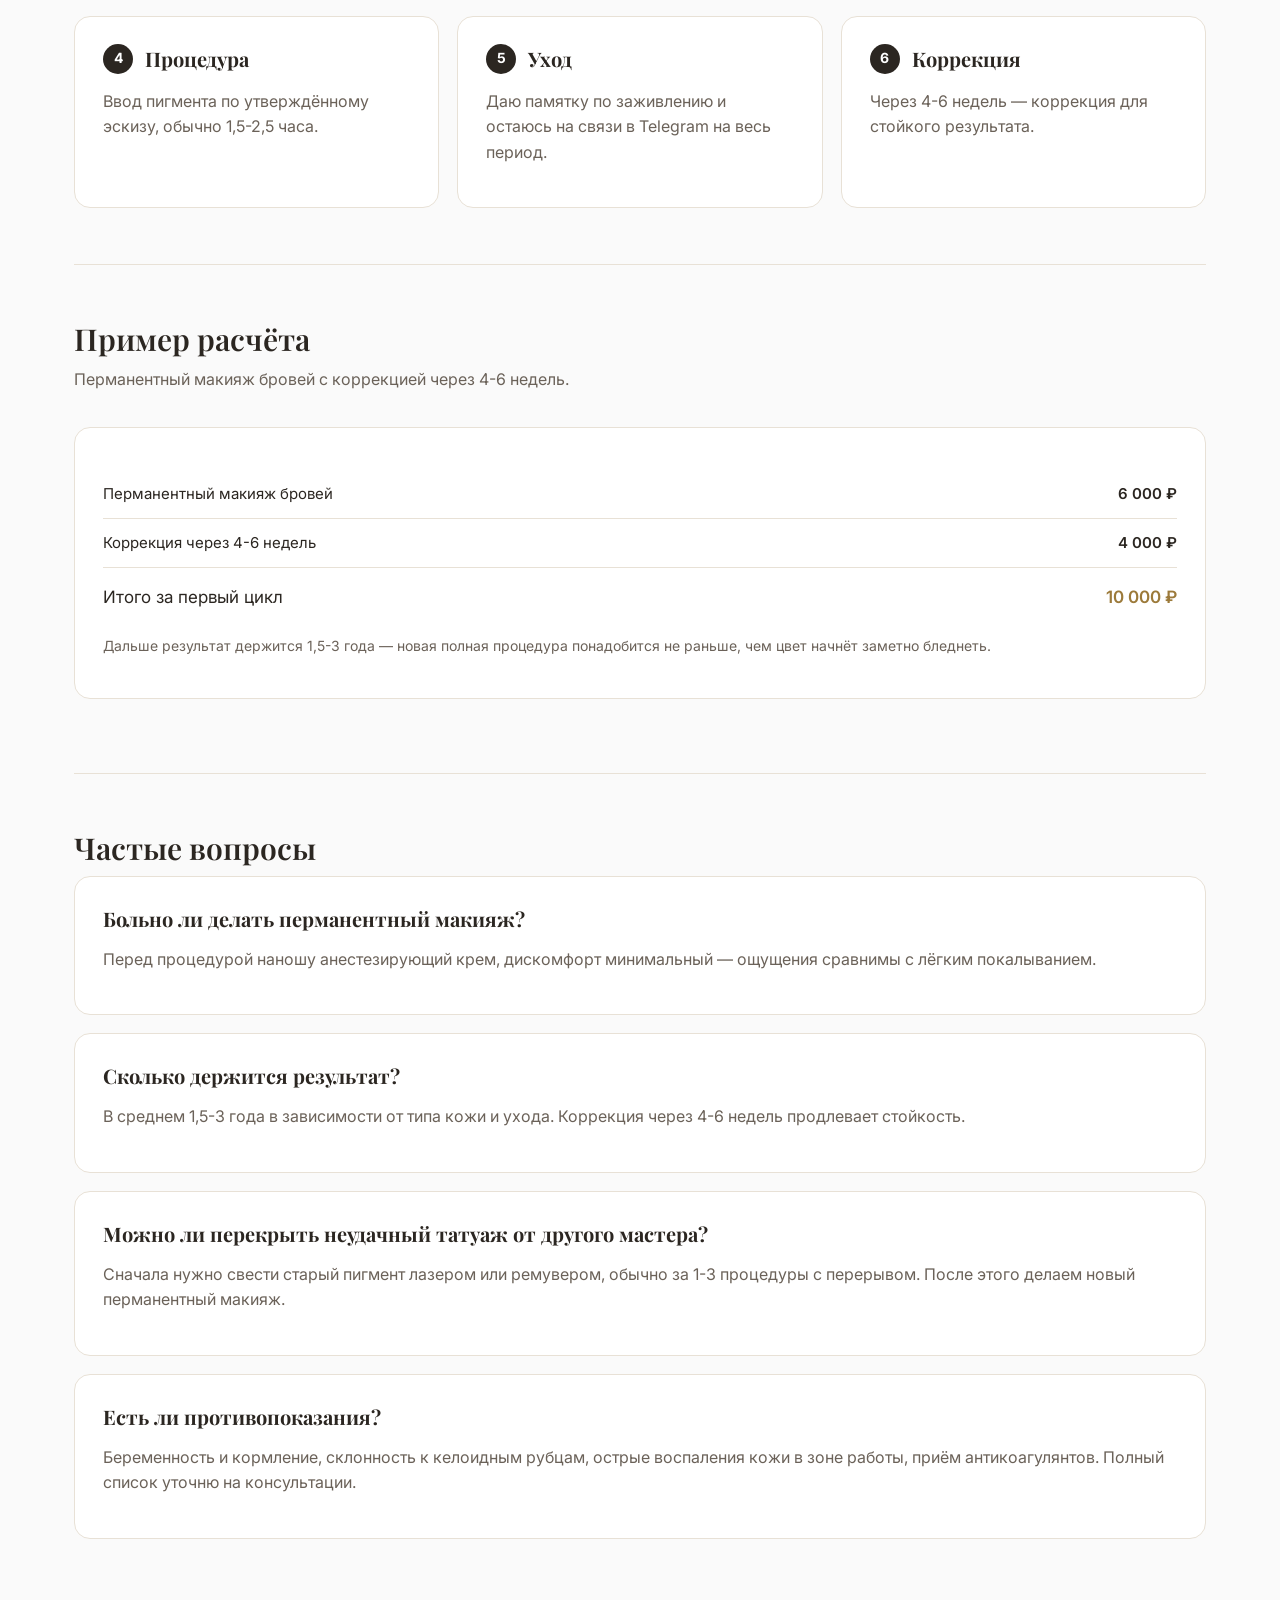
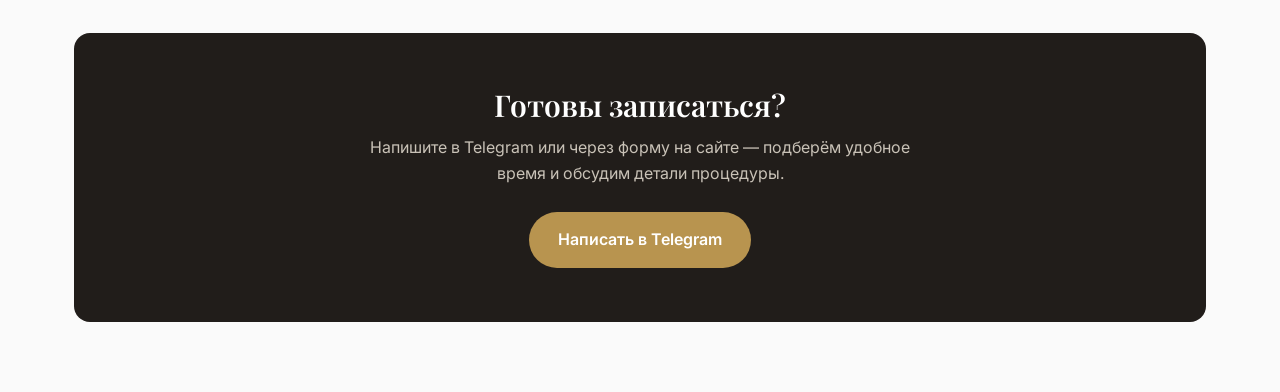
<file: presentation.html>
<!DOCTYPE html>
<html lang="ru">
<head>
<meta charset="UTF-8">
<meta name="viewport" content="width=device-width, initial-scale=1.0">
<title>Перманентный макияж — Tatyana Kim, Иркутск</title>
<meta name="description" content="Перманентный макияж бровей, губ и век в Иркутске: цены, как проходит процедура и запись на консультацию.">
<link rel="preconnect" href="https://fonts.googleapis.com">
<link rel="preconnect" href="https://fonts.gstatic.com" crossorigin>
<link href="https://fonts.googleapis.com/css2?family=Playfair+Display:wght@500;600;700;800&family=Inter:wght@400;500;600;700;800&display=swap" rel="stylesheet">
<link rel="stylesheet" href="styles.css">
<link rel="stylesheet" href="materials.css">
</head>
<body>

<div class="doc-bar">
  <div class="doc-bar__inner">
    <a href="index.html" class="doc-bar__back">← <span>На сайт</span></a>
    <div class="doc-bar__actions">
      <button class="btn btn--ghost" onclick="window.print()">Сохранить в PDF</button>
      <a href="https://t.me/pm_kim_irk" target="_blank" rel="noopener" class="btn btn--primary">Написать в Telegram</a>
    </div>
  </div>
</div>

<div class="container">

  <section class="pitch">
    <p class="eyebrow eyebrow--center">Tatyana Kim · перманентный макияж, Иркутск</p>
    <h1>Брови, губы и веки, которые выглядят естественно и держатся годами</h1>
    <p class="pitch__lead">Индивидуальный подбор формы и оттенка под ваши черты лица, стерильные материалы и сертифицированные пигменты. Опыт в перманентном макияже — более 6 лет.</p>
    <div class="pitch__meta">
      <div><b>6+ лет</b><span>опыта в перманентном макияже</span></div>
      <div><b>3</b><span>направления: брови, губы, веки</span></div>
      <div><b>1,5-3 года</b><span>средняя стойкость результата</span></div>
      <div><b>Иркутск</b><span>ул. Советская 124Е, каб. 212</span></div>
    </div>
  </section>

  <section class="doc-section">
    <h2>Что вы получаете</h2>
    <p class="doc-section__lead">Три вещи, которые определяют результат перманентного макияжа.</p>
    <div class="grid-3">
      <div class="card">
        <span class="tag">Индивидуальный подбор</span>
        <p class="card__title">Форма и оттенок под ваше лицо</p>
        <p>Перед процедурой рисую эскиз на коже, утверждаем форму и оттенок вместе — работаю только после вашего согласия.</p>
      </div>
      <div class="card">
        <span class="tag">Опыт</span>
        <p class="card__title">Более 6 лет в одной специализации</p>
        <p>Работаю только с перманентным макияжем — знаю, как ведёт себя пигмент на разных типах кожи и когда нужна коррекция.</p>
      </div>
      <div class="card">
        <span class="tag">Безопасность</span>
        <p class="card__title">Стерильные материалы и сертифицированные пигменты</p>
        <p>Одноразовые иглы и расходники, кабинет оборудован по нормам для косметологических процедур.</p>
      </div>
    </div>
  </section>

  <section class="doc-section">
    <h2>Перманентный макияж</h2>
    <p class="doc-section__lead">Фиксированная цена, форма и оттенок подбираются под ваши черты лица перед процедурой.</p>
    <div class="card">
      <div class="offer">
        <div><span class="offer__name">Перманентный макияж бровей</span><span class="offer__desc">Волосковая или пудровая техника</span></div>
        <span class="offer__price">6 000 ₽</span>
      </div>
      <div class="offer">
        <div><span class="offer__name">Перманентный макияж губ</span><span class="offer__desc">Контур, цвет, коррекция асимметрии</span></div>
        <span class="offer__price">6 000 ₽</span>
      </div>
      <div class="offer">
        <div><span class="offer__name">Перманентный макияж век «межресничка»</span><span class="offer__desc">Прокрашивание межресничного пространства</span></div>
        <span class="offer__price">4 000 ₽</span>
      </div>
    </div>
  </section>

  <section class="doc-section">
    <h2>Коррекция</h2>
    <p class="doc-section__lead">Проводится через 4-6 недель после основной процедуры — часть стойкого результата, не отдельная работа с нуля.</p>
    <div class="card">
      <div class="offer">
        <div><span class="offer__name">Коррекция ПМ бровей</span></div>
        <span class="offer__price">4 000 ₽</span>
      </div>
      <div class="offer">
        <div><span class="offer__name">Коррекция ПМ губ</span></div>
        <span class="offer__price">4 000 ₽</span>
      </div>
      <div class="offer">
        <div><span class="offer__name">Коррекция межресничного ПМ</span></div>
        <span class="offer__price">2 000 ₽</span>
      </div>
    </div>
  </section>

  <section class="doc-section">
    <h2>Удаление татуажа / ПМ</h2>
    <p class="doc-section__lead">Если остался неудачный татуаж от другого мастера — свожу пигмент лазером или ремувером перед новой процедурой.</p>
    <div class="card">
      <div class="offer">
        <div><span class="offer__name">Удаление лазером</span><span class="offer__desc">Одна процедура</span></div>
        <span class="offer__price">1 500 ₽</span>
      </div>
      <div class="offer">
        <div><span class="offer__name">Удаление ремувером</span><span class="offer__desc">Одна процедура</span></div>
        <span class="offer__price">2 000 ₽</span>
      </div>
    </div>
    <p class="card__note" style="margin-top:16px">Количество процедур зависит от того, сколько пигмента и какого качества — точнее скажу на консультации.</p>
  </section>

  <section class="doc-section">
    <h2>Как проходит процедура</h2>
    <div class="grid-3">
      <div class="card">
        <div class="card__head"><span class="card__step">1</span><p class="card__title">Консультация</p></div>
        <p>Обсуждаем пожелания, смотрю тип кожи, вместе выбираем форму и оттенок.</p>
      </div>
      <div class="card">
        <div class="card__head"><span class="card__step">2</span><p class="card__title">Эскиз на лице</p></div>
        <p>Рисую форму бровей, контур губ или линию века — утверждаем эскиз перед началом.</p>
      </div>
      <div class="card">
        <div class="card__head"><span class="card__step">3</span><p class="card__title">Анестезия</p></div>
        <p>Наношу обезболивающий крем, ждём действия — процедура проходит комфортно.</p>
      </div>
      <div class="card">
        <div class="card__head"><span class="card__step">4</span><p class="card__title">Процедура</p></div>
        <p>Ввод пигмента по утверждённому эскизу, обычно 1,5-2,5 часа.</p>
      </div>
      <div class="card">
        <div class="card__head"><span class="card__step">5</span><p class="card__title">Уход</p></div>
        <p>Даю памятку по заживлению и остаюсь на связи в Telegram на весь период.</p>
      </div>
      <div class="card">
        <div class="card__head"><span class="card__step">6</span><p class="card__title">Коррекция</p></div>
        <p>Через 4-6 недель — коррекция для стойкого результата.</p>
      </div>
    </div>
  </section>

  <section class="doc-section">
    <h2>Пример расчёта</h2>
    <p class="doc-section__lead">Перманентный макияж бровей с коррекцией через 4-6 недель.</p>
    <div class="card">
      <table class="calc">
        <tr><td>Перманентный макияж бровей</td><td>6 000 ₽</td></tr>
        <tr><td>Коррекция через 4-6 недель</td><td>4 000 ₽</td></tr>
        <tr><td>Итого за первый цикл</td><td>10 000 ₽</td></tr>
      </table>
      <p class="card__note">Дальше результат держится 1,5-3 года — новая полная процедура понадобится не раньше, чем цвет начнёт заметно бледнеть.</p>
    </div>
  </section>

  <section class="doc-section">
    <h2>Частые вопросы</h2>
    <div class="card">
      <p class="card__title">Больно ли делать перманентный макияж?</p>
      <p>Перед процедурой наношу анестезирующий крем, дискомфорт минимальный — ощущения сравнимы с лёгким покалыванием.</p>
    </div>
    <div class="card">
      <p class="card__title">Сколько держится результат?</p>
      <p>В среднем 1,5-3 года в зависимости от типа кожи и ухода. Коррекция через 4-6 недель продлевает стойкость.</p>
    </div>
    <div class="card">
      <p class="card__title">Можно ли перекрыть неудачный татуаж от другого мастера?</p>
      <p>Сначала нужно свести старый пигмент лазером или ремувером, обычно за 1-3 процедуры с перерывом. После этого делаем новый перманентный макияж.</p>
    </div>
    <div class="card">
      <p class="card__title">Есть ли противопоказания?</p>
      <p>Беременность и кормление, склонность к келоидным рубцам, острые воспаления кожи в зоне работы, приём антикоагулянтов. Полный список уточню на консультации.</p>
    </div>
  </section>

  <div class="cta-final">
    <h2>Готовы записаться?</h2>
    <p>Напишите в Telegram или через форму на сайте — подберём удобное время и обсудим детали процедуры.</p>
    <a href="https://t.me/pm_kim_irk" class="btn btn--primary btn--lg" target="_blank" rel="noopener">Написать в Telegram</a>
  </div>

</div>

</body>
</html>
</file>
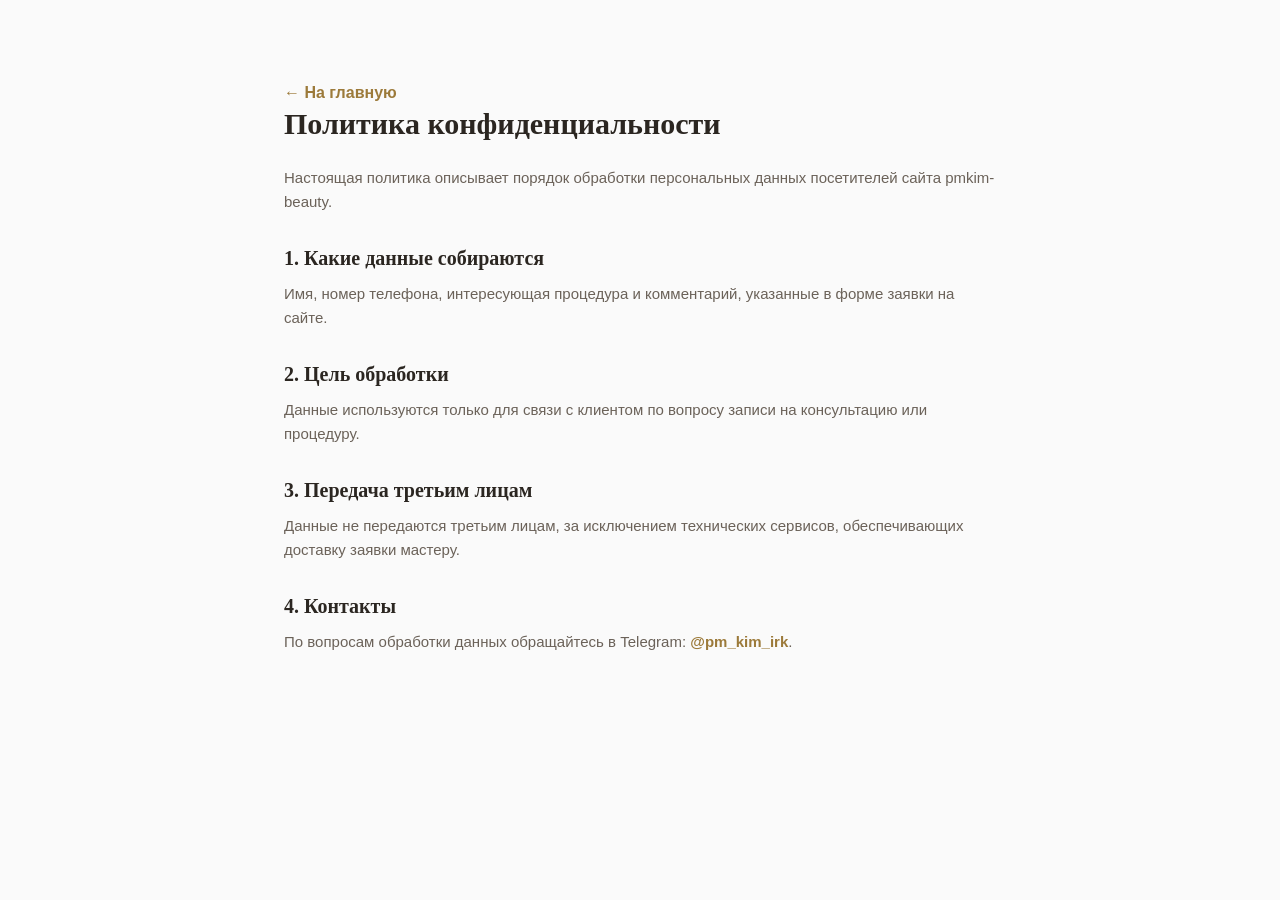
<file: privacy.html>
<!DOCTYPE html>
<html lang="ru">
<head>
<meta charset="UTF-8">
<meta name="viewport" content="width=device-width, initial-scale=1.0">
<title>Политика конфиденциальности — Tatyana Kim</title>
<link rel="stylesheet" href="styles.css">
<style>
  .legal { max-width: 760px; margin: 0 auto; padding: 80px 24px; }
  .legal h1 { font-size: 30px; margin-bottom: 24px; }
  .legal h2 { font-size: 20px; margin: 32px 0 12px; }
  .legal p, .legal li { color: var(--clr-text-muted); font-size: 15px; margin-bottom: 12px; }
  .legal a { color: var(--clr-accent-dark); font-weight: 600; }
</style>
</head>
<body>
<div class="legal">
  <a href="index.html">← На главную</a>
  <h1>Политика конфиденциальности</h1>
  <p>Настоящая политика описывает порядок обработки персональных данных посетителей сайта pmkim-beauty.</p>
  <h2>1. Какие данные собираются</h2>
  <p>Имя, номер телефона, интересующая процедура и комментарий, указанные в форме заявки на сайте.</p>
  <h2>2. Цель обработки</h2>
  <p>Данные используются только для связи с клиентом по вопросу записи на консультацию или процедуру.</p>
  <h2>3. Передача третьим лицам</h2>
  <p>Данные не передаются третьим лицам, за исключением технических сервисов, обеспечивающих доставку заявки мастеру.</p>
  <h2>4. Контакты</h2>
  <p>По вопросам обработки данных обращайтесь в Telegram: <a href="https://t.me/pm_kim_irk" target="_blank" rel="noopener">@pm_kim_irk</a>.</p>
</div>
</body>
</html>
</file>
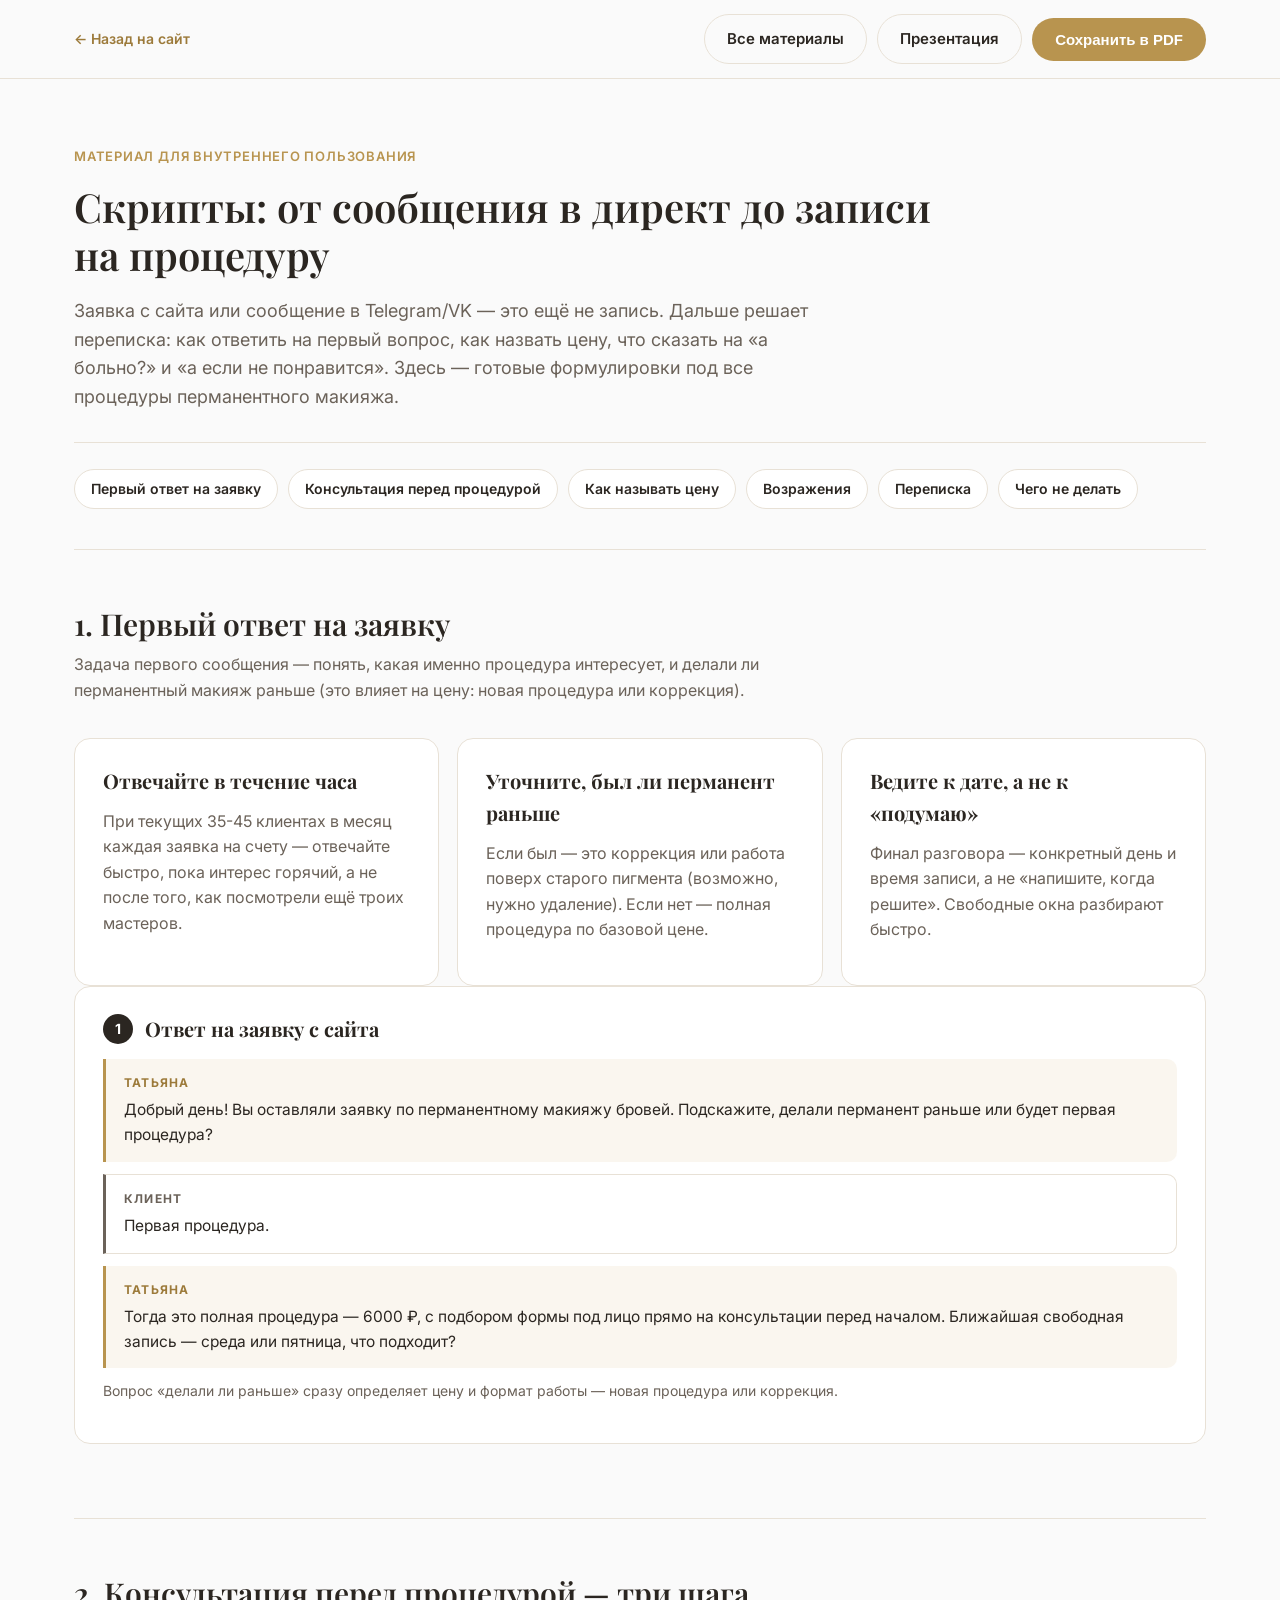
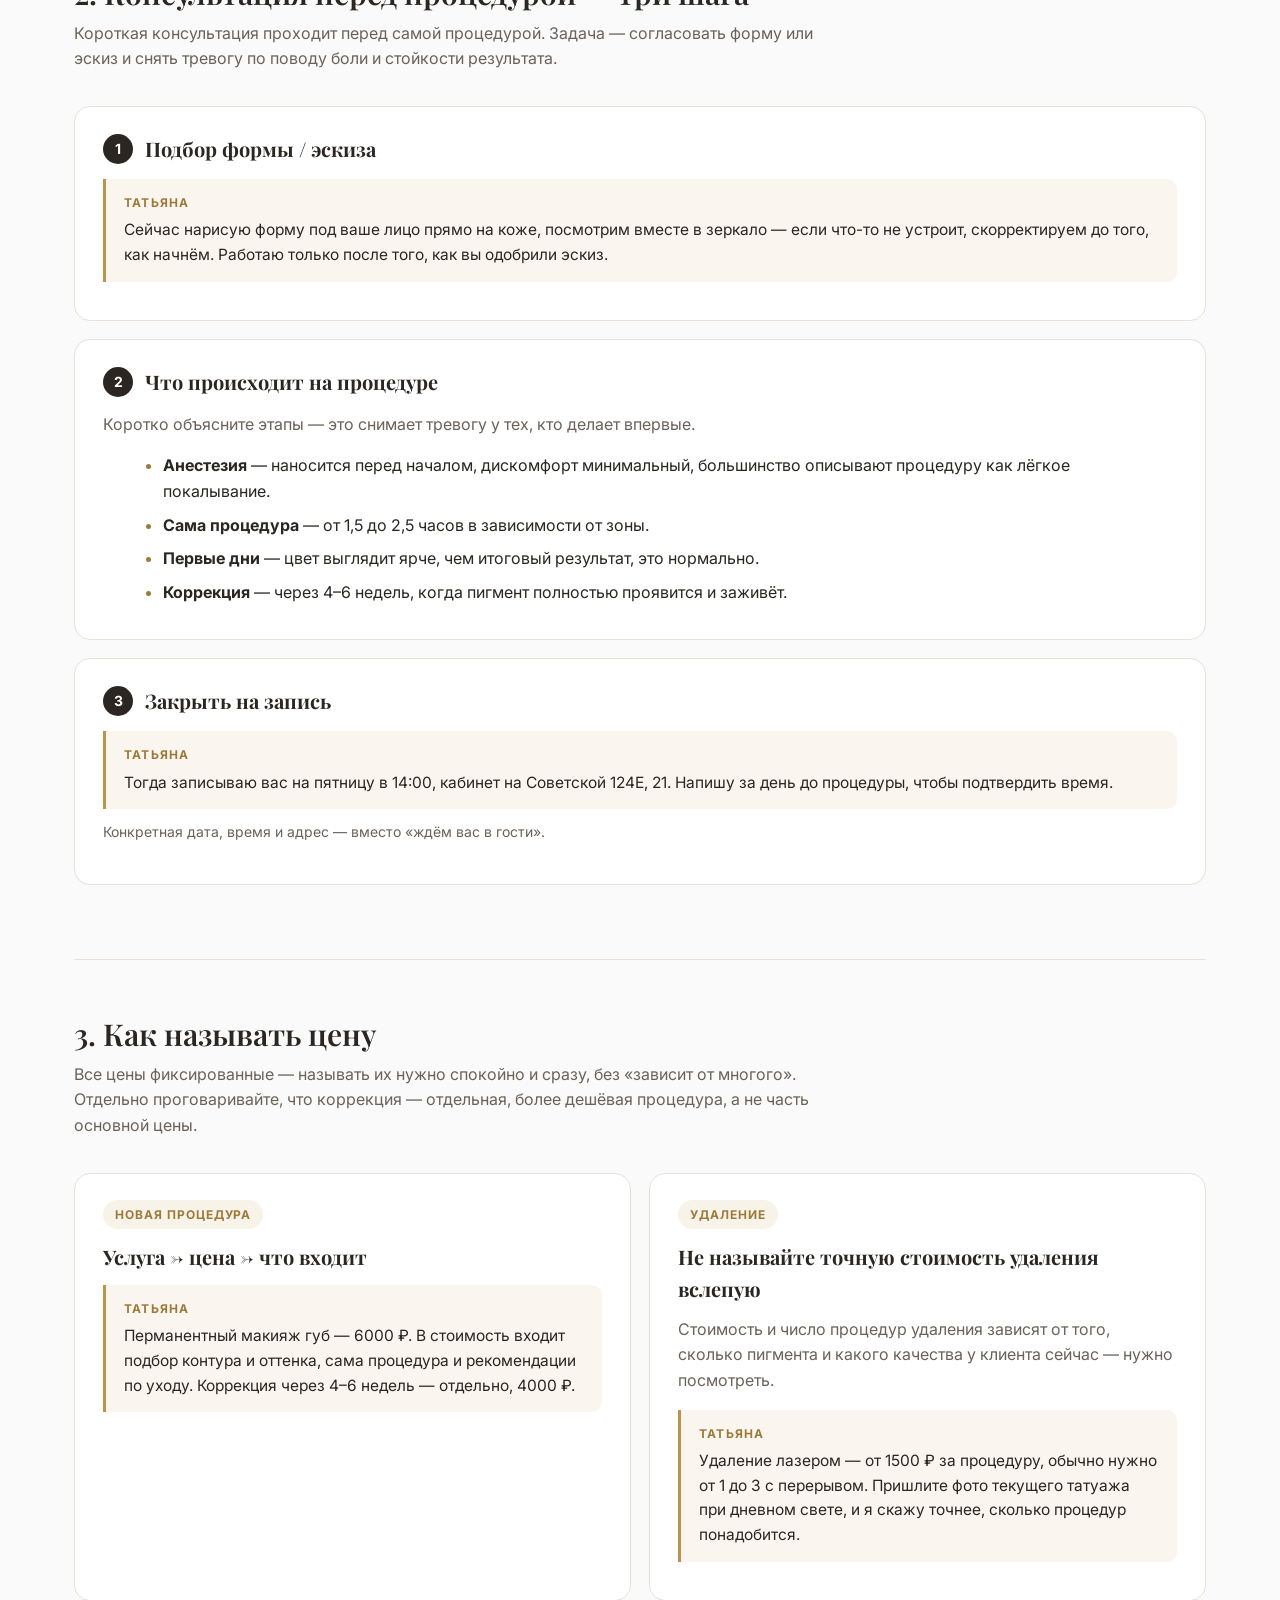
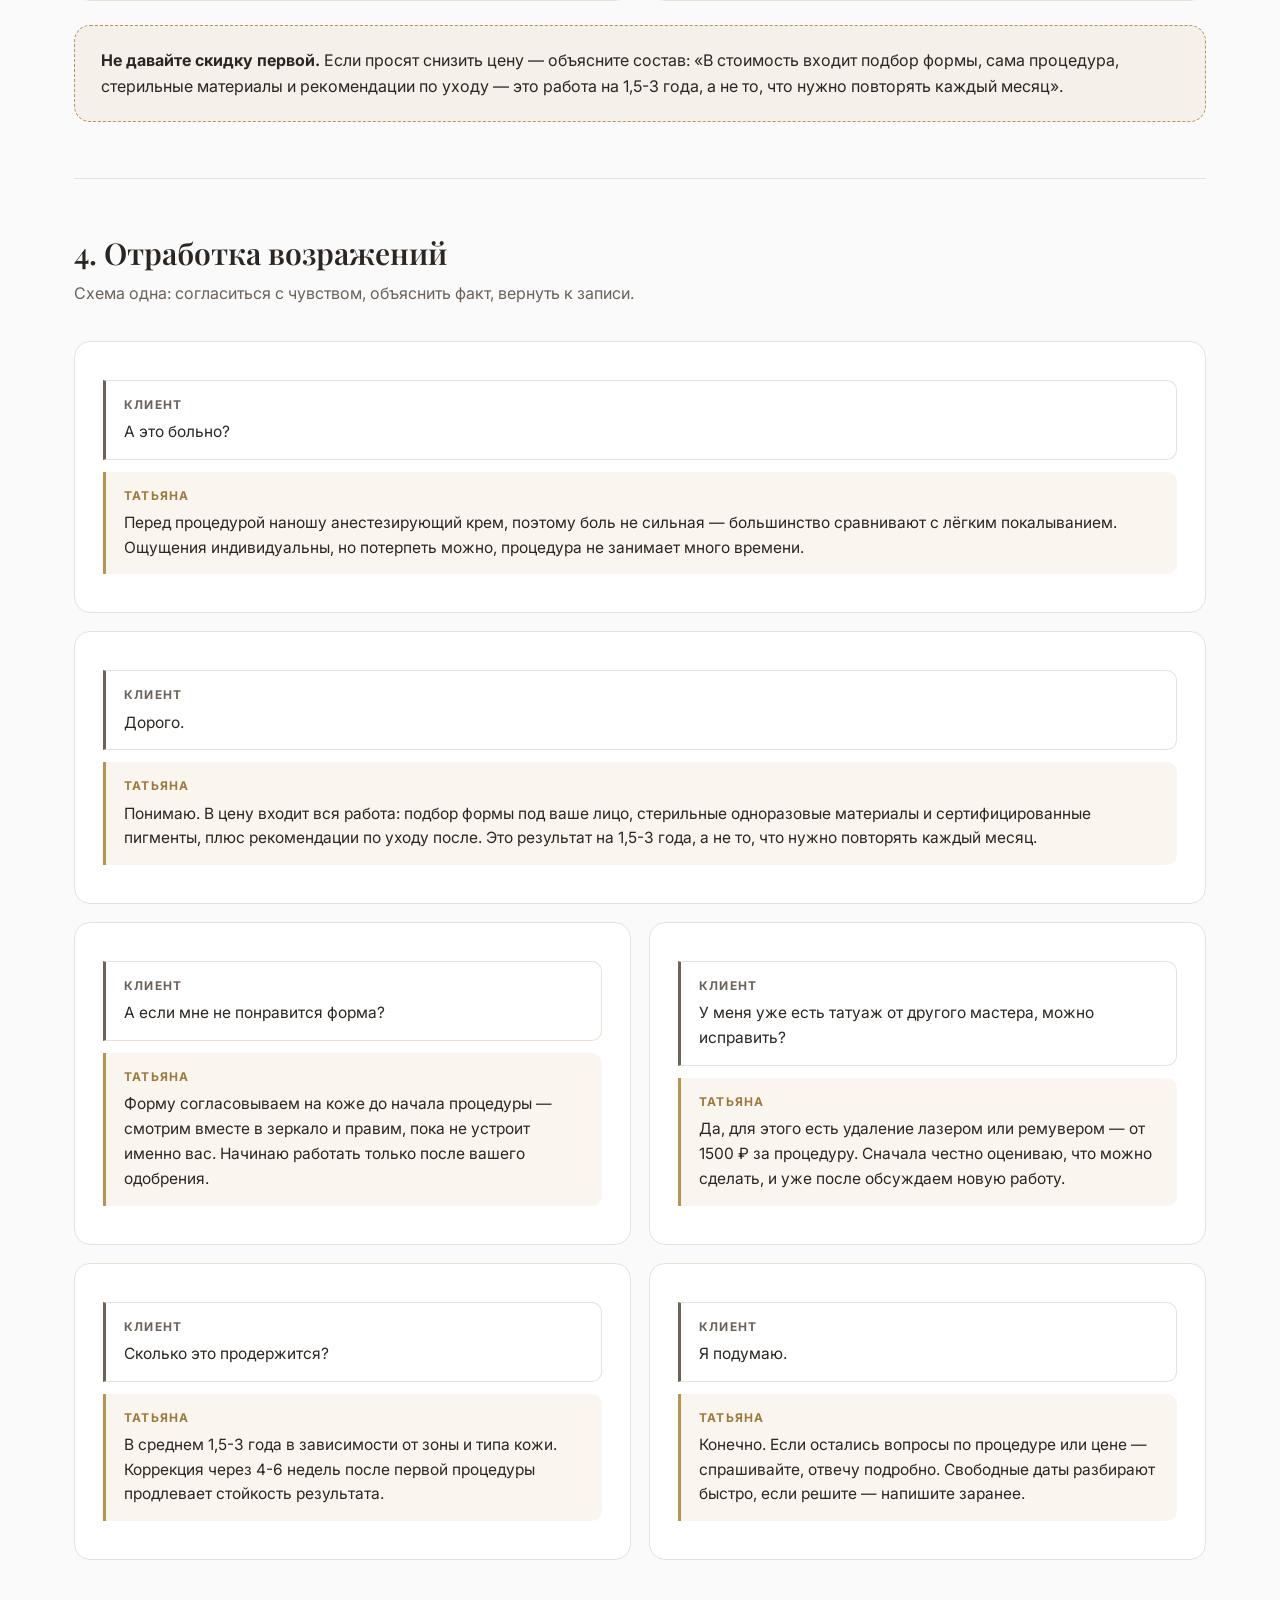
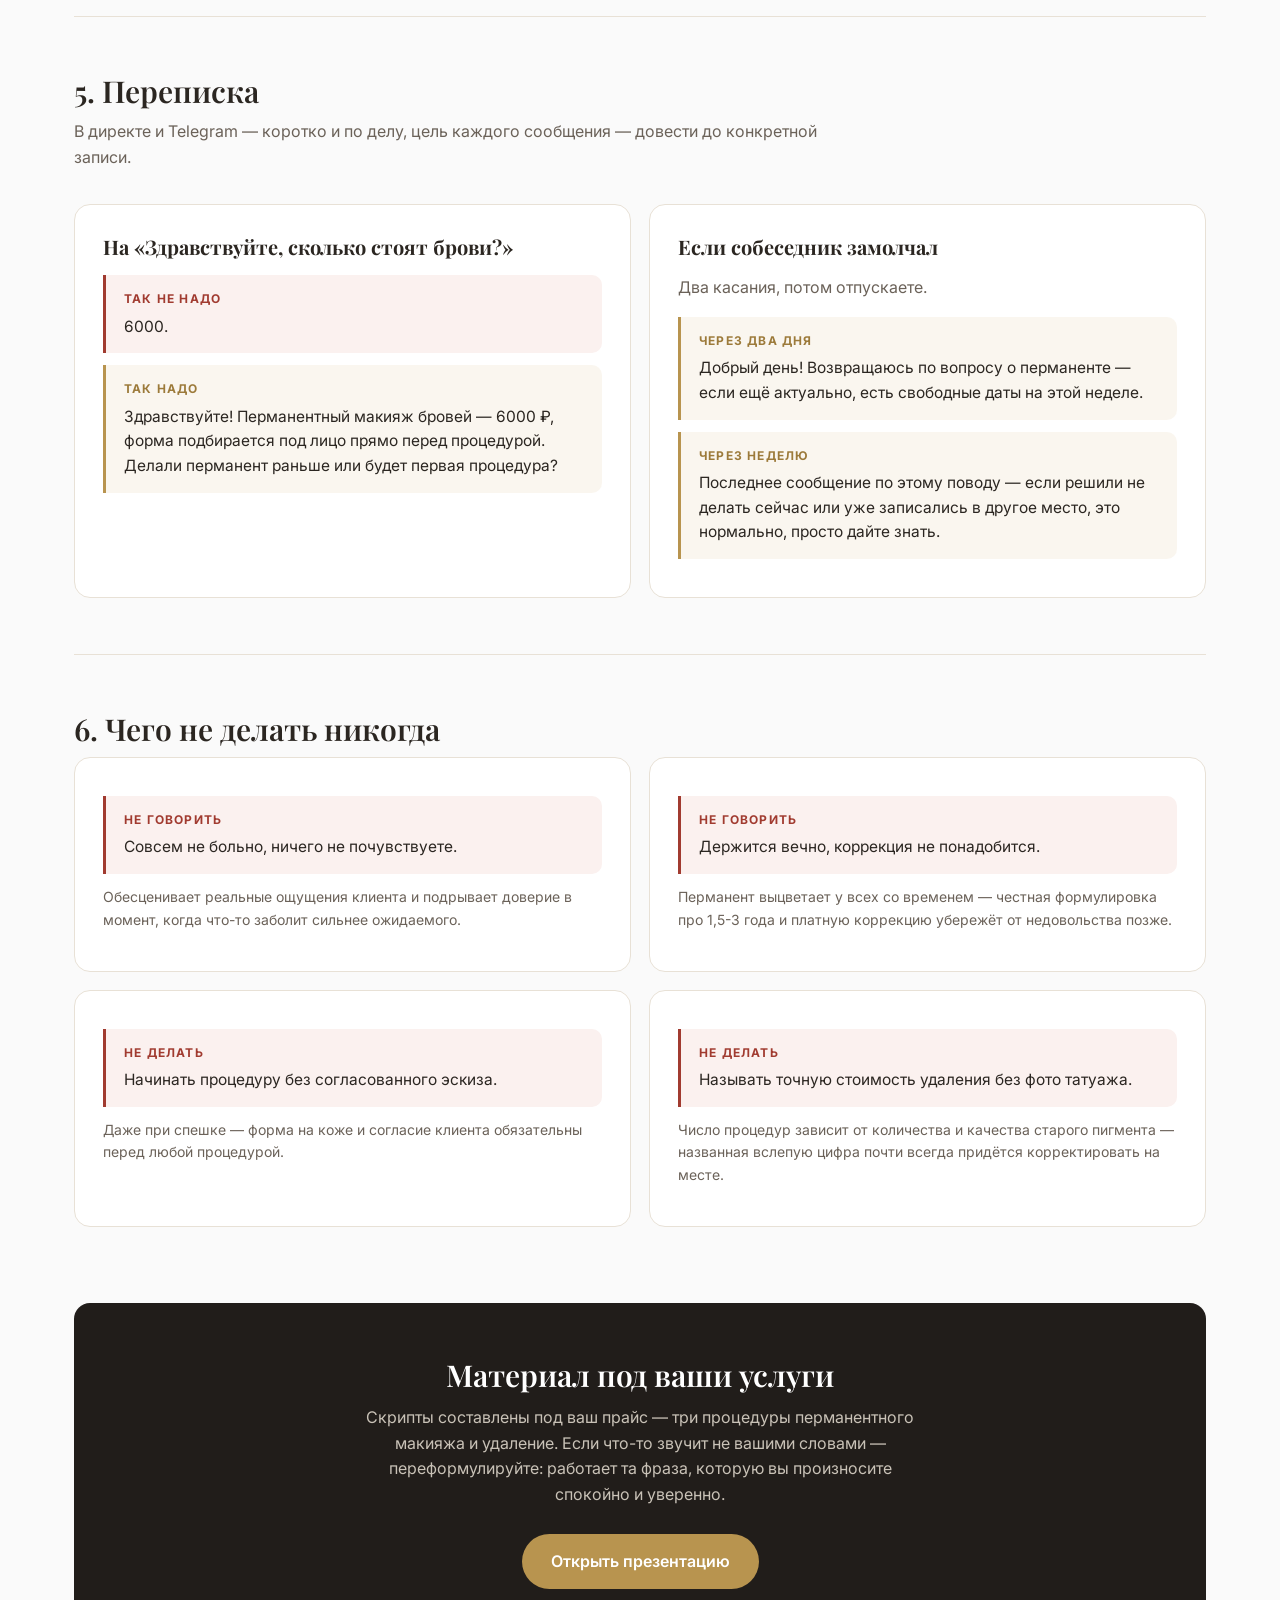
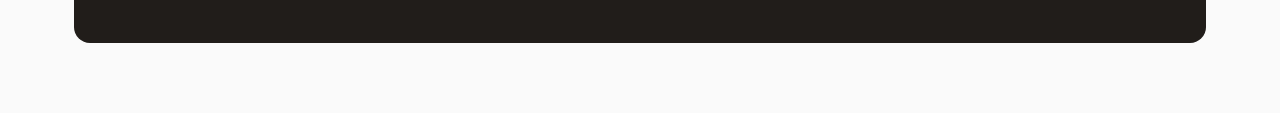
<file: scripts.html>
<!DOCTYPE html>
<html lang="ru">
<head>
<meta charset="UTF-8">
<meta name="viewport" content="width=device-width, initial-scale=1.0">
<title>Скрипты продаж — Tatyana Kim</title>
<meta name="description" content="Что говорить клиенту, который написал по поводу перманентного макияжа: консультация, озвучивание цены, отработка возражений про боль и стойкость.">
<meta name="robots" content="noindex">
<link rel="preconnect" href="https://fonts.googleapis.com">
<link rel="preconnect" href="https://fonts.gstatic.com" crossorigin>
<link href="https://fonts.googleapis.com/css2?family=Playfair+Display:wght@500;600;700;800&family=Inter:wght@400;500;600;700;800&display=swap" rel="stylesheet">
<link rel="stylesheet" href="styles.css">
<link rel="stylesheet" href="materials.css">
</head>
<body>

<div class="doc-bar">
  <div class="doc-bar__inner">
    <a href="index.html" class="doc-bar__back">← <span>Назад на сайт</span></a>
    <div class="doc-bar__actions">
      <a href="materials.html" class="btn btn--ghost">Все материалы</a>
      <a href="presentation.html" class="btn btn--ghost">Презентация</a>
      <button class="btn btn--primary" onclick="window.print()">Сохранить в PDF</button>
    </div>
  </div>
</div>

<div class="container">

  <section class="doc-hero">
    <p class="eyebrow">Материал для внутреннего пользования</p>
    <h1>Скрипты: от сообщения в директ до записи на процедуру</h1>
    <p class="doc-hero__lead">Заявка с сайта или сообщение в Telegram/VK — это ещё не запись. Дальше решает переписка: как ответить на первый вопрос, как назвать цену, что сказать на «а больно?» и «а если не понравится». Здесь — готовые формулировки под все процедуры перманентного макияжа.</p>
    <nav class="toc">
      <a href="#intake">Первый ответ на заявку</a>
      <a href="#consult">Консультация перед процедурой</a>
      <a href="#price">Как называть цену</a>
      <a href="#objections">Возражения</a>
      <a href="#chat">Переписка</a>
      <a href="#stop">Чего не делать</a>
    </nav>
  </section>

  <section class="doc-section" id="intake">
    <h2>1. Первый ответ на заявку</h2>
    <p class="doc-section__lead">Задача первого сообщения — понять, какая именно процедура интересует, и делали ли перманентный макияж раньше (это влияет на цену: новая процедура или коррекция).</p>

    <div class="grid-3">
      <div class="card">
        <p class="card__title">Отвечайте в течение часа</p>
        <p>При текущих 35-45 клиентах в месяц каждая заявка на счету — отвечайте быстро, пока интерес горячий, а не после того, как посмотрели ещё троих мастеров.</p>
      </div>
      <div class="card">
        <p class="card__title">Уточните, был ли перманент раньше</p>
        <p>Если был — это коррекция или работа поверх старого пигмента (возможно, нужно удаление). Если нет — полная процедура по базовой цене.</p>
      </div>
      <div class="card">
        <p class="card__title">Ведите к дате, а не к «подумаю»</p>
        <p>Финал разговора — конкретный день и время записи, а не «напишите, когда решите». Свободные окна разбирают быстро.</p>
      </div>
    </div>

    <div class="card">
      <div class="card__head"><span class="card__step">1</span><p class="card__title">Ответ на заявку с сайта</p></div>
      <div class="say">
        <span class="say__who">Татьяна</span>
        Добрый день! Вы оставляли заявку по перманентному макияжу бровей. Подскажите, делали перманент раньше или будет первая процедура?
      </div>
      <div class="say say--client">
        <span class="say__who">Клиент</span>
        Первая процедура.
      </div>
      <div class="say">
        <span class="say__who">Татьяна</span>
        Тогда это полная процедура — 6000 ₽, с подбором формы под лицо прямо на консультации перед началом. Ближайшая свободная запись — среда или пятница, что подходит?
      </div>
      <p class="card__note">Вопрос «делали ли раньше» сразу определяет цену и формат работы — новая процедура или коррекция.</p>
    </div>
  </section>

  <section class="doc-section" id="consult">
    <h2>2. Консультация перед процедурой — три шага</h2>
    <p class="doc-section__lead">Короткая консультация проходит перед самой процедурой. Задача — согласовать форму или эскиз и снять тревогу по поводу боли и стойкости результата.</p>

    <div class="card">
      <div class="card__head"><span class="card__step">1</span><p class="card__title">Подбор формы / эскиза</p></div>
      <div class="say">
        <span class="say__who">Татьяна</span>
        Сейчас нарисую форму под ваше лицо прямо на коже, посмотрим вместе в зеркало — если что-то не устроит, скорректируем до того, как начнём. Работаю только после того, как вы одобрили эскиз.
      </div>
    </div>

    <div class="card">
      <div class="card__head"><span class="card__step">2</span><p class="card__title">Что происходит на процедуре</p></div>
      <p>Коротко объясните этапы — это снимает тревогу у тех, кто делает впервые.</p>
      <ul class="ul">
        <li><b>Анестезия</b> — наносится перед началом, дискомфорт минимальный, большинство описывают процедуру как лёгкое покалывание.</li>
        <li><b>Сама процедура</b> — от 1,5 до 2,5 часов в зависимости от зоны.</li>
        <li><b>Первые дни</b> — цвет выглядит ярче, чем итоговый результат, это нормально.</li>
        <li><b>Коррекция</b> — через 4–6 недель, когда пигмент полностью проявится и заживёт.</li>
      </ul>
    </div>

    <div class="card">
      <div class="card__head"><span class="card__step">3</span><p class="card__title">Закрыть на запись</p></div>
      <div class="say">
        <span class="say__who">Татьяна</span>
        Тогда записываю вас на пятницу в 14:00, кабинет на Советской 124Е, 21. Напишу за день до процедуры, чтобы подтвердить время.
      </div>
      <p class="card__note">Конкретная дата, время и адрес — вместо «ждём вас в гости».</p>
    </div>
  </section>

  <section class="doc-section" id="price">
    <h2>3. Как называть цену</h2>
    <p class="doc-section__lead">Все цены фиксированные — называть их нужно спокойно и сразу, без «зависит от многого». Отдельно проговаривайте, что коррекция — отдельная, более дешёвая процедура, а не часть основной цены.</p>

    <div class="grid-2">
      <div class="card">
        <span class="tag">Новая процедура</span>
        <p class="card__title">Услуга → цена → что входит</p>
        <div class="say">
          <span class="say__who">Татьяна</span>
          Перманентный макияж губ — 6000 ₽. В стоимость входит подбор контура и оттенка, сама процедура и рекомендации по уходу. Коррекция через 4–6 недель — отдельно, 4000 ₽.
        </div>
      </div>
      <div class="card">
        <span class="tag">Удаление</span>
        <p class="card__title">Не называйте точную стоимость удаления вслепую</p>
        <p>Стоимость и число процедур удаления зависят от того, сколько пигмента и какого качества у клиента сейчас — нужно посмотреть.</p>
        <div class="say">
          <span class="say__who">Татьяна</span>
          Удаление лазером — от 1500 ₽ за процедуру, обычно нужно от 1 до 3 с перерывом. Пришлите фото текущего татуажа при дневном свете, и я скажу точнее, сколько процедур понадобится.
        </div>
      </div>
    </div>

    <div class="tip">
      <strong>Не давайте скидку первой.</strong> Если просят снизить цену — объясните состав: «В стоимость входит подбор формы, сама процедура, стерильные материалы и рекомендации по уходу — это работа на 1,5-3 года, а не то, что нужно повторять каждый месяц».
    </div>
  </section>

  <section class="doc-section" id="objections">
    <h2>4. Отработка возражений</h2>
    <p class="doc-section__lead">Схема одна: согласиться с чувством, объяснить факт, вернуть к записи.</p>

    <div class="card">
      <div class="say say--client"><span class="say__who">Клиент</span>А это больно?</div>
      <div class="say">
        <span class="say__who">Татьяна</span>
        Перед процедурой наношу анестезирующий крем, поэтому боль не сильная — большинство сравнивают с лёгким покалыванием. Ощущения индивидуальны, но потерпеть можно, процедура не занимает много времени.
      </div>
    </div>

    <div class="card">
      <div class="say say--client"><span class="say__who">Клиент</span>Дорого.</div>
      <div class="say">
        <span class="say__who">Татьяна</span>
        Понимаю. В цену входит вся работа: подбор формы под ваше лицо, стерильные одноразовые материалы и сертифицированные пигменты, плюс рекомендации по уходу после. Это результат на 1,5-3 года, а не то, что нужно повторять каждый месяц.
      </div>
    </div>

    <div class="grid-2">
      <div class="card">
        <div class="say say--client"><span class="say__who">Клиент</span>А если мне не понравится форма?</div>
        <div class="say">
          <span class="say__who">Татьяна</span>
          Форму согласовываем на коже до начала процедуры — смотрим вместе в зеркало и правим, пока не устроит именно вас. Начинаю работать только после вашего одобрения.
        </div>
      </div>
      <div class="card">
        <div class="say say--client"><span class="say__who">Клиент</span>У меня уже есть татуаж от другого мастера, можно исправить?</div>
        <div class="say">
          <span class="say__who">Татьяна</span>
          Да, для этого есть удаление лазером или ремувером — от 1500 ₽ за процедуру. Сначала честно оцениваю, что можно сделать, и уже после обсуждаем новую работу.
        </div>
      </div>
      <div class="card">
        <div class="say say--client"><span class="say__who">Клиент</span>Сколько это продержится?</div>
        <div class="say">
          <span class="say__who">Татьяна</span>
          В среднем 1,5-3 года в зависимости от зоны и типа кожи. Коррекция через 4-6 недель после первой процедуры продлевает стойкость результата.
        </div>
      </div>
      <div class="card">
        <div class="say say--client"><span class="say__who">Клиент</span>Я подумаю.</div>
        <div class="say">
          <span class="say__who">Татьяна</span>
          Конечно. Если остались вопросы по процедуре или цене — спрашивайте, отвечу подробно. Свободные даты разбирают быстро, если решите — напишите заранее.
        </div>
      </div>
    </div>
  </section>

  <section class="doc-section" id="chat">
    <h2>5. Переписка</h2>
    <p class="doc-section__lead">В директе и Telegram — коротко и по делу, цель каждого сообщения — довести до конкретной записи.</p>

    <div class="grid-2">
      <div class="card">
        <p class="card__title">На «Здравствуйте, сколько стоят брови?»</p>
        <div class="say say--stop">
          <span class="say__who">Так не надо</span>
          6000.
        </div>
        <div class="say">
          <span class="say__who">Так надо</span>
          Здравствуйте! Перманентный макияж бровей — 6000 ₽, форма подбирается под лицо прямо перед процедурой. Делали перманент раньше или будет первая процедура?
        </div>
      </div>
      <div class="card">
        <p class="card__title">Если собеседник замолчал</p>
        <p>Два касания, потом отпускаете.</p>
        <div class="say">
          <span class="say__who">Через два дня</span>
          Добрый день! Возвращаюсь по вопросу о перманенте — если ещё актуально, есть свободные даты на этой неделе.
        </div>
        <div class="say">
          <span class="say__who">Через неделю</span>
          Последнее сообщение по этому поводу — если решили не делать сейчас или уже записались в другое место, это нормально, просто дайте знать.
        </div>
      </div>
    </div>
  </section>

  <section class="doc-section" id="stop">
    <h2>6. Чего не делать никогда</h2>
    <div class="grid-2">
      <div class="card">
        <div class="say say--stop"><span class="say__who">Не говорить</span>Совсем не больно, ничего не почувствуете.</div>
        <p class="card__note">Обесценивает реальные ощущения клиента и подрывает доверие в момент, когда что-то заболит сильнее ожидаемого.</p>
      </div>
      <div class="card">
        <div class="say say--stop"><span class="say__who">Не говорить</span>Держится вечно, коррекция не понадобится.</div>
        <p class="card__note">Перманент выцветает у всех со временем — честная формулировка про 1,5-3 года и платную коррекцию убережёт от недовольства позже.</p>
      </div>
      <div class="card">
        <div class="say say--stop"><span class="say__who">Не делать</span>Начинать процедуру без согласованного эскиза.</div>
        <p class="card__note">Даже при спешке — форма на коже и согласие клиента обязательны перед любой процедурой.</p>
      </div>
      <div class="card">
        <div class="say say--stop"><span class="say__who">Не делать</span>Называть точную стоимость удаления без фото татуажа.</div>
        <p class="card__note">Число процедур зависит от количества и качества старого пигмента — названная вслепую цифра почти всегда придётся корректировать на месте.</p>
      </div>
    </div>
  </section>

  <div class="cta-final">
    <h2>Материал под ваши услуги</h2>
    <p>Скрипты составлены под ваш прайс — три процедуры перманентного макияжа и удаление. Если что-то звучит не вашими словами — переформулируйте: работает та фраза, которую вы произносите спокойно и уверенно.</p>
    <a href="presentation.html" class="btn btn--primary btn--lg">Открыть презентацию</a>
  </div>

</div>

</body>
</html>
</file>
<file: styles.css>
:root {
  --clr-bg: #fafafa;
  --clr-bg-alt: #f5f1ea;
  --clr-surface: #ffffff;
  --clr-text: #2b2621;
  --clr-text-soft: #6b6259;
  --clr-text-muted: #6b6259;
  --clr-accent: #b8944f;
  --clr-accent-dark: #9c7a3a;
  --clr-accent-soft: #f1e6d3;
  --clr-border: #e8e1d6;
  --radius: 16px;
  --shadow: 0 20px 45px -25px rgba(43, 38, 33, 0.35);
  --font-head: 'Playfair Display', serif;
  --font-body: 'Inter', sans-serif;
}

* { box-sizing: border-box; }
html { scroll-behavior: smooth; }
body {
  margin: 0;
  font-family: var(--font-body);
  color: var(--clr-text);
  background: var(--clr-bg);
  line-height: 1.6;
}
img { max-width: 100%; display: block; }
a { color: inherit; text-decoration: none; }
h1, h2, h3 { font-family: var(--font-head); font-weight: 600; margin: 0 0 .5em; line-height: 1.2; }
p { margin: 0 0 1em; color: var(--clr-text-soft); }

.container { max-width: 1180px; margin: 0 auto; padding: 0 24px; }

.btn {
  display: inline-flex;
  align-items: center;
  justify-content: center;
  gap: 8px;
  padding: 12px 22px;
  border-radius: 999px;
  font-weight: 600;
  font-size: 15px;
  border: 1px solid transparent;
  cursor: pointer;
  transition: transform .15s ease, box-shadow .15s ease, background .15s ease;
  white-space: nowrap;
}
.btn--primary { background: var(--clr-accent); color: #fff; }
.btn--primary:hover { transform: translateY(-2px); box-shadow: 0 14px 30px -14px rgba(184, 148, 79, .7); }
.btn--ghost { background: transparent; border-color: var(--clr-border); color: var(--clr-text); }
.btn--ghost:hover { border-color: var(--clr-accent); color: var(--clr-accent); }
.btn--lg { padding: 14px 28px; font-size: 16px; }

/* Header */
.header {
  position: sticky;
  top: 0;
  z-index: 100;
  background: rgba(250, 250, 250, .88);
  backdrop-filter: blur(10px);
  border-bottom: 1px solid transparent;
  transition: border-color .2s ease, box-shadow .2s ease;
}
.header.scrolled { border-bottom-color: var(--clr-border); box-shadow: 0 8px 24px -20px rgba(0,0,0,.4); }
.header__inner {
  display: flex;
  align-items: center;
  gap: 24px;
  min-width: 0;
  padding-top: 14px;
  padding-bottom: 14px;
}
.header__inner > * { min-width: 0; }
.logo { display: flex; align-items: center; gap: 10px; flex-shrink: 0; }
.logo__text { font-family: var(--font-head); font-size: 19px; font-weight: 600; color: var(--clr-text); }
.logo__suffix { color: var(--clr-accent); font-weight: 500; }

.nav { display: flex; align-items: center; gap: 26px; margin-left: auto; }
.nav a { font-size: 14.5px; font-weight: 500; color: var(--clr-text-soft); white-space: nowrap; transition: color .15s ease; }
.nav a:hover { color: var(--clr-accent); }

.header__actions { display: flex; align-items: center; gap: 16px; flex-shrink: 0; }
.header__phone { font-weight: 600; font-size: 14.5px; white-space: nowrap; }

.burger {
  display: none;
  flex-direction: column;
  justify-content: center;
  gap: 5px;
  width: 34px;
  height: 34px;
  background: none;
  border: 1px solid var(--clr-border);
  border-radius: 8px;
  cursor: pointer;
}
.burger span { display: block; width: 16px; height: 2px; margin: 0 auto; background: var(--clr-text); transition: transform .2s ease, opacity .2s ease; }
.burger.is-open span:nth-child(1) { transform: translateY(7px) rotate(45deg); }
.burger.is-open span:nth-child(2) { opacity: 0; }
.burger.is-open span:nth-child(3) { transform: translateY(-7px) rotate(-45deg); }

/* Hero */
.hero { padding: 64px 0 80px; background: linear-gradient(180deg, var(--clr-bg-alt), var(--clr-bg) 60%); }
.hero__grid { display: grid; grid-template-columns: 1.05fr .95fr; gap: 56px; align-items: center; }
.hero__grid > * { min-width: 0; }
.eyebrow { display: inline-block; font-size: 13px; font-weight: 600; letter-spacing: .06em; text-transform: uppercase; color: var(--clr-accent); margin-bottom: 16px; }
.hero h1 { font-size: 42px; margin-bottom: 20px; }
.hero__lead { font-size: 17px; max-width: 520px; }
.hero__cta { display: flex; gap: 14px; flex-wrap: wrap; margin: 28px 0 0; }

.hero__card { position: relative; border-radius: 24px; overflow: hidden; box-shadow: var(--shadow); }
.hero__card img { width: 100%; height: 560px; object-fit: cover; }
.hero__badge {
  position: absolute; left: 20px; bottom: 20px;
  background: rgba(255,255,255,.92);
  backdrop-filter: blur(6px);
  border-radius: 14px;
  padding: 12px 16px;
  display: flex; flex-direction: column; gap: 2px;
  box-shadow: var(--shadow);
}
.hero__badge strong { font-family: var(--font-head); font-size: 15px; }
.hero__badge span { font-size: 12.5px; color: var(--clr-text-soft); }

/* Sections generic */
section { padding: 76px 0; }
.section-title { font-size: 32px; text-align: center; margin-bottom: 12px; }
.section-sub { text-align: center; max-width: 560px; margin: 0 auto 40px; }

/* Advantages */
.advantages { background: var(--clr-surface); }
.adv-grid { display: grid; grid-template-columns: repeat(3, 1fr); gap: 28px; }
.adv { background: var(--clr-bg); border: 1px solid var(--clr-border); border-radius: var(--radius); padding: 28px; }
.adv__icon { width: 48px; height: 48px; border-radius: 12px; background: var(--clr-accent-soft); display: flex; align-items: center; justify-content: center; margin-bottom: 18px; }
.adv h3 { font-size: 18px; }
.adv p { font-size: 14.5px; margin: 0; }

/* Services */
.service-grid { display: grid; grid-template-columns: repeat(4, 1fr); gap: 24px; }
.service { background: var(--clr-surface); border: 1px solid var(--clr-border); border-radius: var(--radius); overflow: hidden; transition: transform .2s ease, box-shadow .2s ease; }
.service:hover { transform: translateY(-4px); box-shadow: var(--shadow); }
.service img { height: 190px; object-fit: cover; }
.service__body { padding: 20px; }
.service__body h3 { font-size: 16.5px; margin-bottom: 8px; }
.service__body p { font-size: 13.5px; margin-bottom: 14px; }
.service__price { font-weight: 700; color: var(--clr-accent); font-family: var(--font-head); font-size: 16px; }

/* Prices */
.prices { background: var(--clr-surface); }
.price-table { max-width: 780px; margin: 0 auto; border: 1px solid var(--clr-border); border-radius: var(--radius); overflow: hidden; }
.price-row { display: flex; justify-content: space-between; gap: 20px; padding: 16px 24px; border-bottom: 1px solid var(--clr-border); font-size: 15px; }
.price-row span:first-child { min-width: 0; }
.price-row:last-child { border-bottom: none; }
.price-row--head { background: var(--clr-bg-alt); font-weight: 700; font-family: var(--font-head); }
.price-row span:last-child { font-weight: 600; white-space: nowrap; }
.price-note { max-width: 780px; margin: 20px auto 0; text-align: center; font-size: 14px; }

/* Process */
.process-grid { display: grid; grid-template-columns: repeat(4, 1fr); gap: 20px; }
.step { padding: 22px; background: var(--clr-bg); border: 1px solid var(--clr-border); border-radius: var(--radius); }
.step__num { font-family: var(--font-head); font-size: 26px; color: var(--clr-accent); font-weight: 700; }
.step h3 { font-size: 15.5px; margin: 12px 0 8px; }
.step p { font-size: 13px; margin: 0; }

/* Gallery */
.gallery { background: var(--clr-surface); }
.gallery-grid { display: grid; grid-template-columns: repeat(auto-fit, minmax(200px, 1fr)); gap: 20px; }
.gallery-item { border-radius: var(--radius); overflow: hidden; box-shadow: var(--shadow); }
.gallery-item img { height: 230px; object-fit: cover; transition: transform .3s ease; }
.gallery-item:hover img { transform: scale(1.05); }

/* FAQ */
.faq__list { max-width: 780px; margin: 0 auto; display: flex; flex-direction: column; gap: 12px; }
.faq__item { background: var(--clr-surface); border: 1px solid var(--clr-border); border-radius: 12px; padding: 18px 22px; }
.faq__item summary { cursor: pointer; font-weight: 600; font-size: 15.5px; list-style: none; display: flex; justify-content: space-between; align-items: center; }
.faq__item summary::after { content: '+'; font-size: 20px; color: var(--clr-accent); margin-left: 12px; }
.faq__item[open] summary::after { content: '−'; }
.faq__item summary::-webkit-details-marker { display: none; }
.faq__item p { margin: 12px 0 0; font-size: 14.5px; }

/* Form */
.form-section { background: var(--clr-bg-alt); }
.form-grid { display: grid; grid-template-columns: 1fr 1fr; gap: 48px; align-items: start; }
.form-grid > * { min-width: 0; }
.form-info .section-title { text-align: left; }
.contact-card { background: var(--clr-surface); border: 1px solid var(--clr-border); border-radius: var(--radius); padding: 22px; margin: 24px 0; display: flex; flex-direction: column; gap: 14px; }
.contact-card__row { display: flex; flex-direction: column; gap: 2px; font-size: 14.5px; }
.contact-card__row strong { font-size: 12.5px; text-transform: uppercase; letter-spacing: .04em; color: var(--clr-text-soft); }
.map { border-radius: var(--radius); border: 1px solid var(--clr-border); }

.form { background: var(--clr-surface); border: 1px solid var(--clr-border); border-radius: var(--radius); padding: 32px; display: flex; flex-direction: column; gap: 16px; box-shadow: var(--shadow); }
.form label { display: flex; flex-direction: column; gap: 6px; font-size: 13.5px; font-weight: 600; color: var(--clr-text-soft); }
.form input, .form select, .form textarea {
  font-family: var(--font-body);
  font-size: 15px;
  padding: 12px 14px;
  border-radius: 10px;
  border: 1px solid var(--clr-border);
  background: var(--clr-bg);
  color: var(--clr-text);
  resize: vertical;
}
.form input:focus, .form select:focus, .form textarea:focus { outline: none; border-color: var(--clr-accent); }
.form__note { font-size: 12.5px; margin: 4px 0 0; }
.form__note a { color: var(--clr-accent); text-decoration: underline; }

/* Footer */
.footer { background: #241f1a; color: #ece6dc; padding: 56px 0 0; }
.footer__inner { display: grid; grid-template-columns: 1.4fr 1fr 1fr 1fr; gap: 32px; padding-bottom: 40px; border-bottom: 1px solid rgba(255,255,255,.1); }
.footer .logo__text { color: #fff; }
.footer__brand p { color: #b6ac9c; font-size: 13.5px; margin-top: 10px; }
.footer__col { display: flex; flex-direction: column; gap: 8px; font-size: 14px; }
.footer__col strong { color: #fff; font-size: 13px; text-transform: uppercase; letter-spacing: .05em; margin-bottom: 4px; }
.footer__col a, .footer__col span { color: #b6ac9c; }
.footer__col a:hover { color: var(--clr-accent); }
.footer__bottom { padding: 20px 24px; font-size: 12.5px; color: #8b8071; text-align: center; }

/* FAB */
.fab {
  position: fixed;
  right: 24px;
  bottom: 24px;
  width: 56px;
  height: 56px;
  border-radius: 50%;
  background: var(--clr-accent);
  display: flex;
  align-items: center;
  justify-content: center;
  box-shadow: 0 14px 30px -10px rgba(184, 148, 79, .6);
  z-index: 90;
}

/* Reveal */
.reveal { opacity: 0; transform: translateY(24px); transition: opacity .6s ease, transform .6s ease; }
.reveal.is-visible { opacity: 1; transform: none; }

/* ===== Breakpoints ===== */
@media (max-width: 1180px) {
  .nav { gap: 18px; }
  .nav a { font-size: 13.5px; }
}
@media (max-width: 1100px) {
  .nav { display: none; }
  .nav.is-open {
    display: flex; flex-direction: column; gap: 4px;
    position: absolute; top: 100%; left: 0; right: 0;
    background: var(--clr-surface); border-bottom: 1px solid var(--clr-border);
    padding: 16px 24px;
  }
  .burger { display: flex; }
}
@media (max-width: 900px) {
  .hero__grid { grid-template-columns: 1fr; }
  .hero__card img { height: 380px; }
  .hero h1 { font-size: 32px; }
  .adv-grid, .service-grid, .gallery-grid { grid-template-columns: repeat(2, 1fr); }
  .process-grid { grid-template-columns: repeat(2, 1fr); }
  .form-grid { grid-template-columns: 1fr; }
  .footer__inner { grid-template-columns: 1fr 1fr; }
}
@media (max-width: 560px) {
  .header__phone { display: none; }
  .header__actions { gap: 10px; }
  .header .btn--primary { padding: 10px 14px; font-size: 13.5px; }
  .adv-grid, .service-grid, .gallery-grid, .process-grid { grid-template-columns: 1fr; }
  .price-row { font-size: 14px; padding: 14px 18px; }
  .price-row span:last-child { white-space: normal; }
  .footer__inner { grid-template-columns: 1fr; }
}
@media (max-width: 380px) {
  .logo__suffix { display: none; }
}
</file>
<file: materials.css>
/* Стили для материалов: скрипты продаж, презентация, аутрич */

.doc-bar {
  position: sticky;
  top: 0;
  z-index: 50;
  background: rgba(250, 250, 250, 0.94);
  backdrop-filter: blur(10px);
  border-bottom: 1px solid var(--clr-border);
}
.doc-bar__inner {
  display: flex;
  align-items: center;
  justify-content: space-between;
  gap: 16px;
  padding: 14px 24px;
  max-width: 1180px;
  margin: 0 auto;
}
.doc-bar__back { font-weight: 600; font-size: 14px; color: var(--clr-accent-dark); }
.doc-bar__back:hover { color: var(--clr-text); }
.doc-bar__actions { display: flex; gap: 10px; align-items: center; }

.doc-hero { padding: 64px 0 40px; }
.doc-hero h1 { font-size: 40px; max-width: 860px; margin-bottom: 18px; }
.doc-hero__lead { font-size: 18px; color: var(--clr-text-muted); max-width: 760px; }

.toc {
  display: flex;
  flex-wrap: wrap;
  gap: 10px;
  margin-top: 30px;
  padding-top: 26px;
  border-top: 1px solid var(--clr-border);
}
.toc a {
  font-size: 14px;
  font-weight: 600;
  padding: 8px 16px;
  border-radius: 999px;
  background: var(--clr-surface);
  border: 1px solid var(--clr-border);
  transition: all 0.2s ease;
}
.toc a:hover { border-color: var(--clr-accent); color: var(--clr-accent-dark); }

.doc-section { padding: 56px 0; border-top: 1px solid var(--clr-border); }
.doc-section:first-of-type { border-top: none; }
.doc-section h2 { font-size: 30px; margin-bottom: 10px; }
.doc-section__lead { color: var(--clr-text-muted); max-width: 780px; margin-bottom: 34px; }

.card {
  background: var(--clr-surface);
  border: 1px solid var(--clr-border);
  border-radius: var(--radius);
  padding: 26px 28px;
  margin-bottom: 18px;
}
.card__title {
  font-family: var(--font-head);
  font-size: 20px;
  font-weight: 700;
  margin-bottom: 12px;
  color: var(--clr-text);
}
.card__note { font-size: 14px; color: var(--clr-text-muted); margin-top: 12px; }
.card p + p { margin-top: 10px; }

.card__step {
  display: inline-flex;
  align-items: center;
  justify-content: center;
  width: 30px;
  height: 30px;
  border-radius: 50%;
  background: var(--clr-text);
  color: #fff;
  font-size: 14px;
  font-weight: 700;
  font-family: var(--font-body);
  margin-right: 12px;
  flex: none;
}
.card__head { display: flex; align-items: center; margin-bottom: 14px; }
.card__head .card__title { margin-bottom: 0; }

.say {
  border-left: 3px solid var(--clr-accent);
  background: rgba(201, 169, 97, 0.1);
  border-radius: 0 10px 10px 0;
  padding: 14px 18px;
  margin: 12px 0;
  font-size: 15.5px;
}
.say + .say { margin-top: 10px; }
.say__who {
  display: block;
  font-size: 12px;
  font-weight: 700;
  letter-spacing: 0.1em;
  text-transform: uppercase;
  color: var(--clr-accent-dark);
  margin-bottom: 6px;
}
.say--client {
  border-left-color: var(--clr-text-muted);
  background: var(--clr-surface);
  border: 1px solid var(--clr-border);
  border-left: 3px solid var(--clr-text-muted);
}
.say--client .say__who { color: var(--clr-text-muted); }
.say--stop {
  border-left-color: #a13b30;
  background: #fbf1ef;
}
.say--stop .say__who { color: #a13b30; }

.ul { margin: 12px 0 0 20px; }
.ul li { margin-bottom: 8px; }
.ul li::marker { color: var(--clr-accent-dark); }

.grid-2 { display: grid; grid-template-columns: repeat(2, 1fr); gap: 18px; }
.grid-2 .card { margin-bottom: 0; }
.grid-3 { display: grid; grid-template-columns: repeat(3, 1fr); gap: 18px; }
.grid-3 .card { margin-bottom: 0; }

.tag {
  display: inline-block;
  font-size: 12px;
  font-weight: 700;
  letter-spacing: 0.08em;
  text-transform: uppercase;
  color: var(--clr-accent-dark);
  background: rgba(201, 169, 97, 0.14);
  border-radius: 999px;
  padding: 5px 12px;
  margin-bottom: 12px;
}

.tip {
  background: rgba(201, 169, 97, 0.1);
  border-radius: var(--radius);
  padding: 22px 26px;
  margin-top: 24px;
  border: 1px dashed var(--clr-accent);
}
.tip strong { color: var(--clr-text); }

.calc { width: 100%; border-collapse: collapse; margin-top: 16px; font-size: 15px; }
.calc td { padding: 12px 0; border-bottom: 1px solid var(--clr-border); }
.calc td:last-child { text-align: right; font-weight: 600; white-space: nowrap; }
.calc tr:last-child td { border-bottom: none; font-size: 17px; padding-top: 16px; }
.calc tr:last-child td:last-child { color: var(--clr-accent-dark); }

.eyebrow--center { text-align: center; }
.pitch { text-align: center; padding: 70px 0 40px; }
.pitch h1 { font-size: 50px; margin: 14px auto 20px; max-width: 900px; }
.pitch__lead { font-size: 19px; color: var(--clr-text-muted); max-width: 700px; margin: 0 auto 30px; }
.pitch__meta {
  display: flex;
  justify-content: center;
  flex-wrap: wrap;
  gap: 34px;
  padding-top: 28px;
  border-top: 1px solid var(--clr-border);
  max-width: 800px;
  margin: 0 auto;
}
.pitch__meta div { text-align: center; }
.pitch__meta b { display: block; font-family: var(--font-head); font-size: 25px; color: var(--clr-accent-dark); }
.pitch__meta span { font-size: 13px; color: var(--clr-text-muted); }

.offer {
  display: flex;
  justify-content: space-between;
  align-items: baseline;
  gap: 20px;
  padding: 18px 0;
  border-bottom: 1px solid var(--clr-border);
}
.offer:last-child { border-bottom: none; }
.offer__name { font-weight: 600; color: var(--clr-text); }
.offer__desc { display: block; font-weight: 400; font-size: 14px; color: var(--clr-text-muted); margin-top: 4px; }
.offer__price { white-space: nowrap; font-family: var(--font-head); font-size: 19px; color: var(--clr-accent-dark); }

.cta-final {
  background: #211d1a;
  border-radius: var(--radius);
  padding: 54px 40px;
  text-align: center;
  margin: 20px 0 70px;
}
.cta-final h2 { color: #fff; font-size: 30px; margin-bottom: 12px; }
.cta-final p { color: #c9c2b7; max-width: 560px; margin: 0 auto 26px; }

@media (max-width: 560px) {
  .doc-bar__actions .btn--ghost { display: none; }
  .doc-bar__actions .btn { padding: 10px 16px; font-size: 14px; }
}

@media (max-width: 860px) {
  .grid-2, .grid-3 { grid-template-columns: 1fr; }
  .doc-hero h1 { font-size: 28px; }
  .pitch h1 { font-size: 32px; }
  .doc-section h2 { font-size: 24px; }
  .doc-bar__inner { padding: 12px 18px; }
  .doc-bar__back span { display: none; }
  .offer { flex-direction: column; gap: 6px; }
}

@media print {
  .doc-bar, .toc, .fab, .no-print { display: none !important; }
  body { background: #fff; font-size: 12pt; }
  .card, .tip, .say { break-inside: avoid; }
  .doc-section { padding: 22px 0; page-break-inside: auto; }
  .cta-final { background: #fff; border: 2px solid var(--clr-text); }
  .cta-final h2 { color: var(--clr-text); }
  .cta-final p { color: var(--clr-text-muted); }
  a { text-decoration: none; }
}

/* Хаб-страница материалов */
.hub-grid {
  display: grid;
  grid-template-columns: repeat(3, 1fr);
  gap: 22px;
  margin-top: 10px;
}
.hub-card {
  background: var(--clr-surface);
  border: 1px solid var(--clr-border);
  border-radius: var(--radius);
  padding: 30px 26px;
  display: flex;
  flex-direction: column;
  transition: border-color 0.2s ease, transform 0.2s ease;
}
.hub-card:hover { border-color: var(--clr-accent); transform: translateY(-3px); }
.hub-card__num {
  font-family: var(--font-head);
  font-size: 14px;
  font-weight: 700;
  color: var(--clr-accent-dark);
  margin-bottom: 14px;
}
.hub-card__title { font-family: var(--font-head); font-size: 22px; font-weight: 700; margin-bottom: 12px; color: var(--clr-text); }
.hub-card__lead { color: var(--clr-text-muted); font-size: 15px; flex: 1; margin-bottom: 22px; }
.hub-card__link {
  display: inline-flex;
  align-items: center;
  gap: 8px;
  font-weight: 600;
  color: var(--clr-accent-dark);
  font-size: 15px;
}
.hub-card__link:hover { color: var(--clr-text); }

@media (max-width: 860px) {
  .hub-grid { grid-template-columns: 1fr; }
}

/* Кнопки для doc-bar (используются классы .btn из styles.css, добавляем варианты) */
.btn--ghost { background: transparent; color: var(--clr-text); border: 1px solid var(--clr-border); }
.btn--ghost:hover { border-color: var(--clr-accent); color: var(--clr-accent-dark); }
</file>
